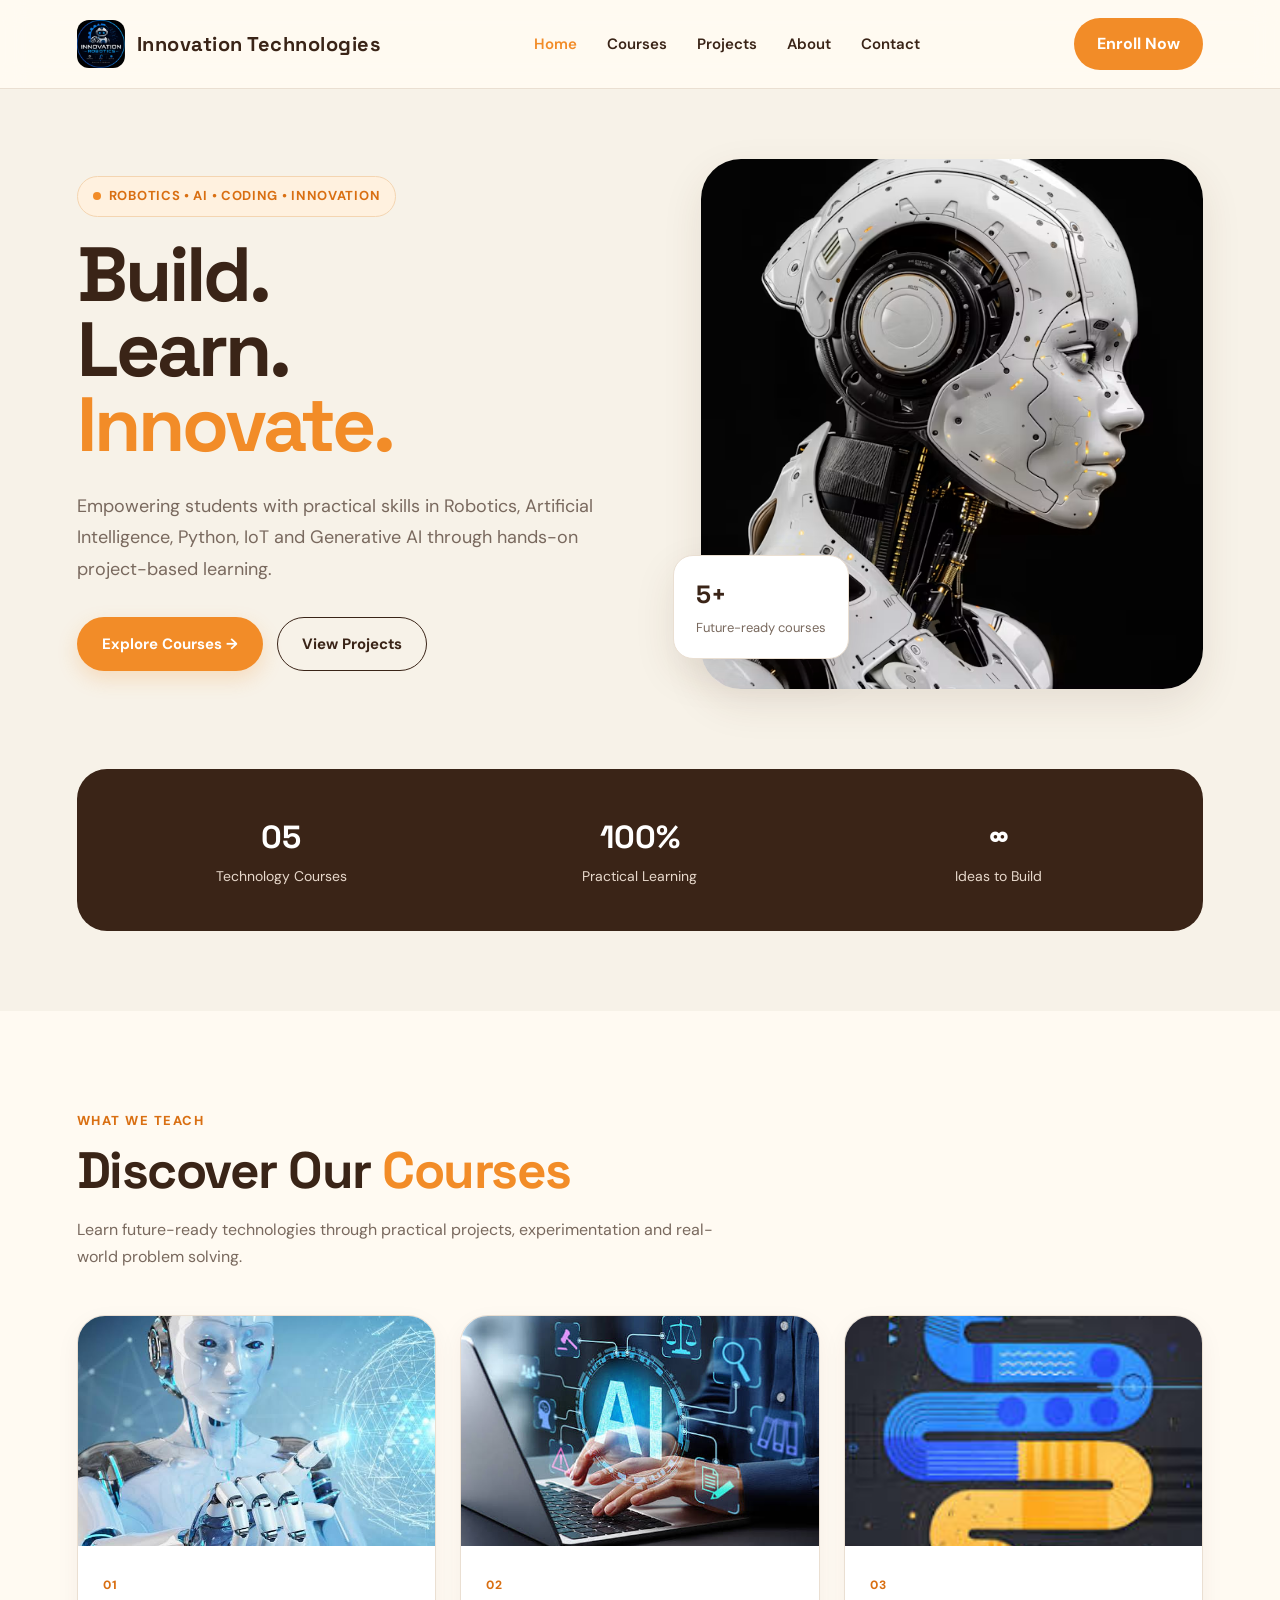
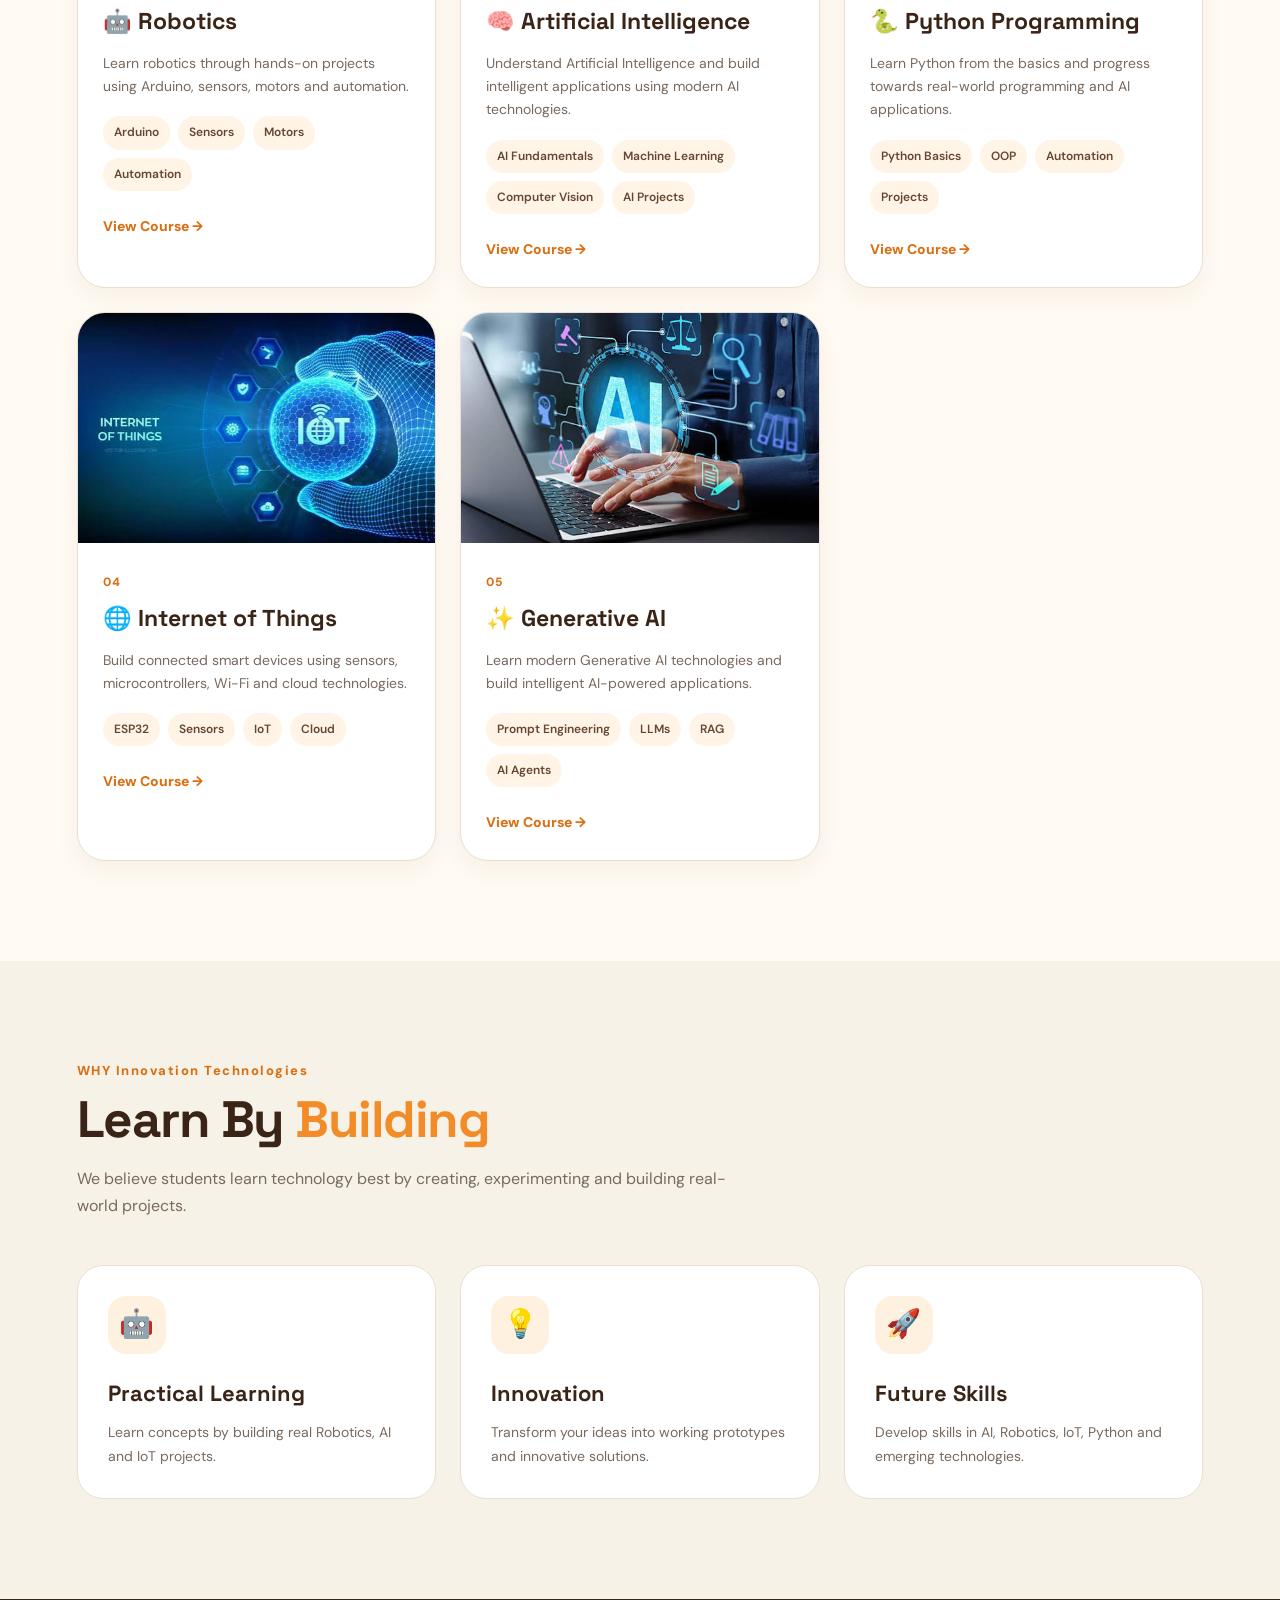
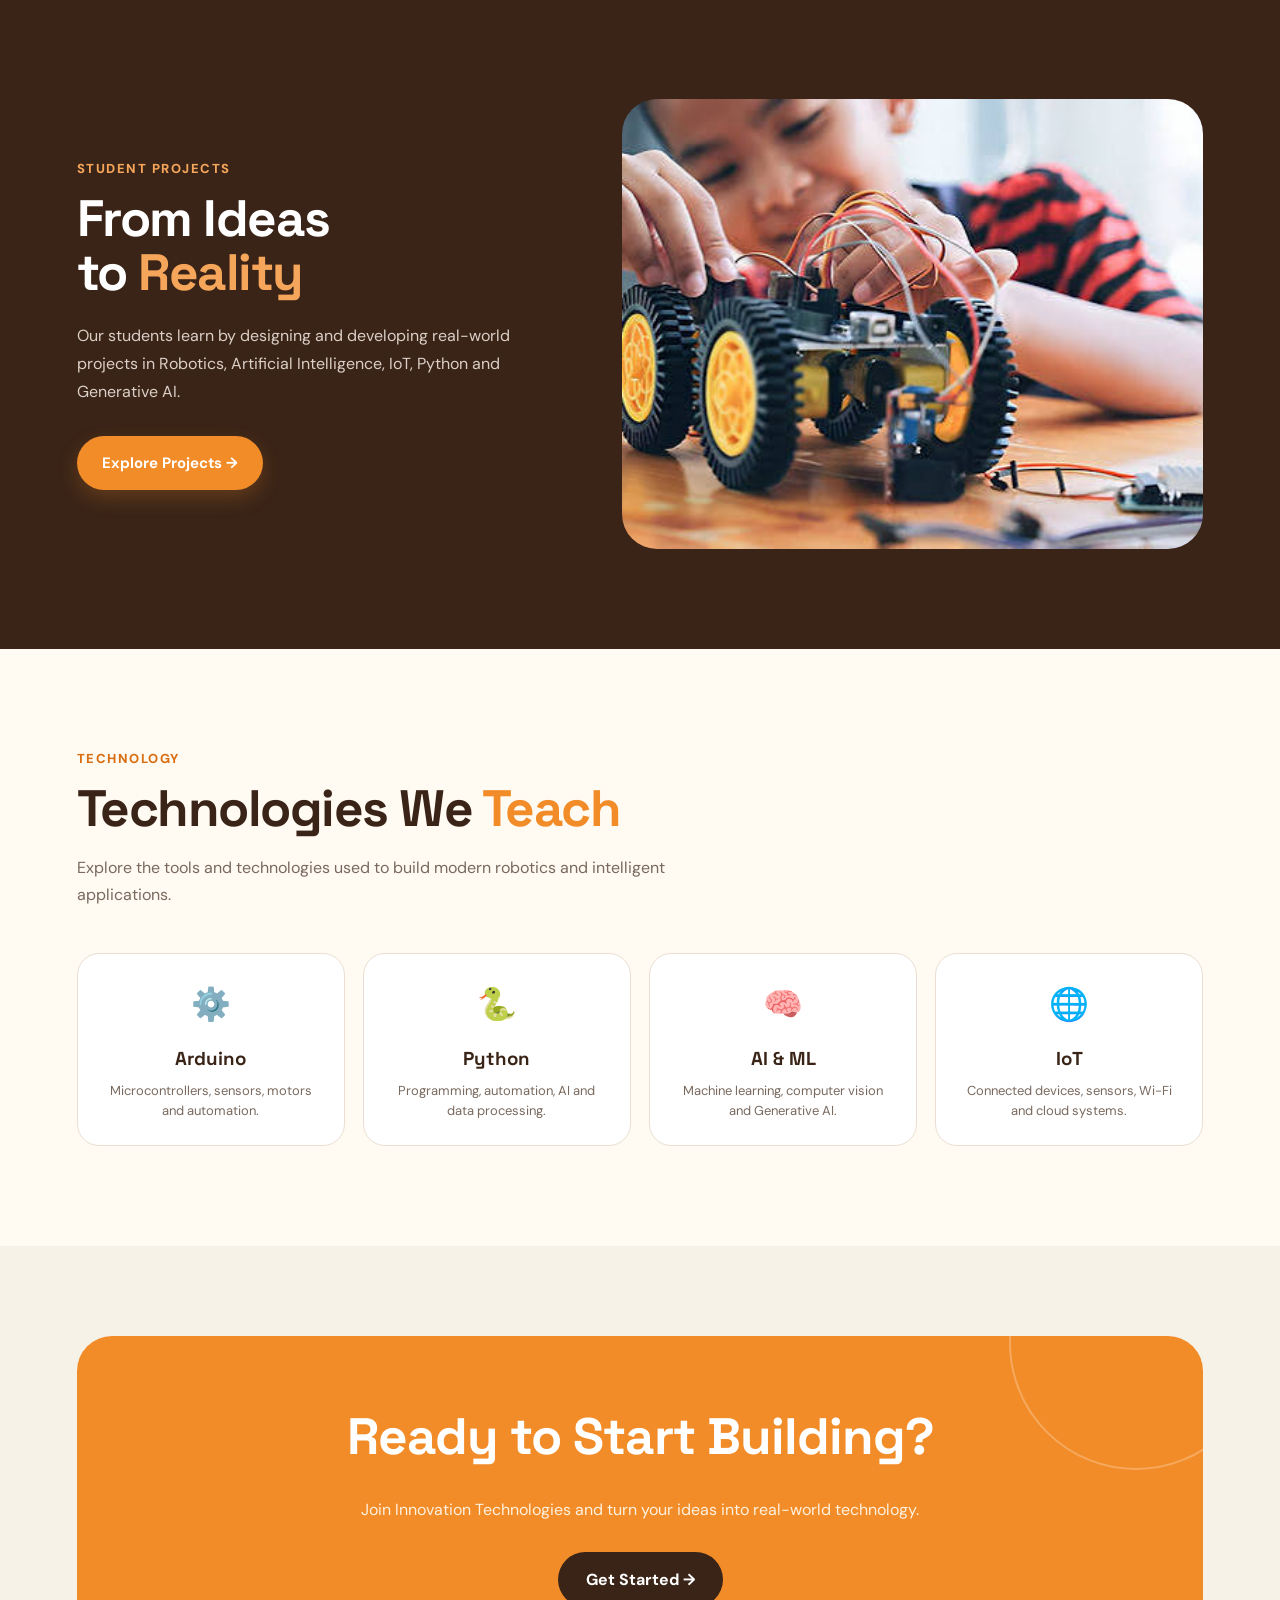
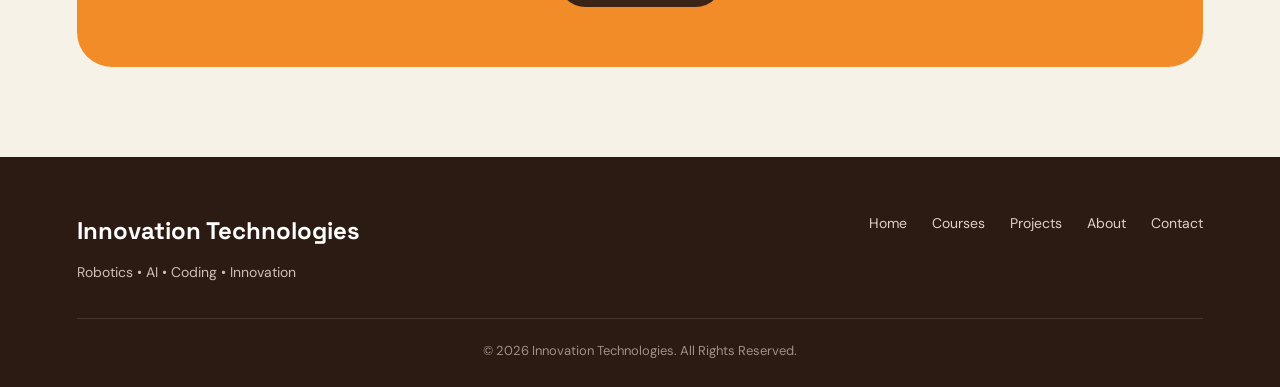
<file: index.html>
<!DOCTYPE html>
<html lang="en">

<head>

    <meta charset="UTF-8">

    <meta name="viewport"
          content="width=device-width, initial-scale=1.0">

    <meta name="description"
          content="Innovation Technologies - Learn Robotics, Artificial Intelligence, Python, IoT and Generative AI through practical project-based learning.">

    <title>Innovation Technologies | Robotics & AI</title>

    <link rel="stylesheet" href="css/style.css">

    <!-- Google Font -->
    <link rel="preconnect" href="https://fonts.googleapis.com">

    <link rel="preconnect"
          href="https://fonts.gstatic.com"
          crossorigin>

    <link href="https://fonts.googleapis.com/css2?family=DM+Sans:wght@400;500;600;700&family=Space+Grotesk:wght@500;600;700&display=swap"
          rel="stylesheet">


    <!-- =====================================================
         HOME PAGE DESIGN
    ====================================================== -->

    <style>

        /* =====================================================
           GLOBAL HOME PAGE
        ====================================================== */

        :root {

            --cream: #f7f2e8;

            --cream-light: #fffaf2;

            --white: #ffffff;

            --orange: #f28c28;

            --orange-dark: #d96f12;

            --brown: #3a2417;

            --brown-light: #654632;

            --text: #49372c;

            --muted: #79695e;

            --border: #eadfd2;

            --shadow: 0 15px 40px rgba(76, 48, 28, 0.10);

        }


        html {

            scroll-behavior: smooth;

        }


        body {

            margin: 0;

            background: var(--cream);

            color: var(--text);

            font-family: "DM Sans", sans-serif;

        }


        a {

            text-decoration: none;

        }


        img {

            max-width: 100%;

            display: block;

        }


        /* =====================================================
           NAVIGATION
        ====================================================== */

        .new-navbar {

            width: 100%;

            box-sizing: border-box;

            padding: 18px 6%;

            display: flex;

            align-items: center;

            justify-content: space-between;

            background: rgba(255, 250, 242, 0.96);

            border-bottom: 1px solid var(--border);

            position: sticky;

            top: 0;

            z-index: 1000;

            backdrop-filter: blur(12px);

        }


        .new-logo {

            display: flex;

            align-items: center;

            gap: 12px;

        }


        .new-logo img {

            width: 48px;

            height: 48px;

            object-fit: contain;

            border-radius: 12px;

        }


        .new-logo-text {

            font-family: "Space Grotesk", sans-serif;

            font-size: 20px;

            font-weight: 700;

            color: var(--brown);

            letter-spacing: 0.5px;

        }


        .new-nav-links {

            display: flex;

            align-items: center;

            gap: 30px;

        }


        .new-nav-links a {

            color: var(--brown);

            font-size: 15px;

            font-weight: 600;

            transition: 0.25s ease;

        }


        .new-nav-links a:hover,

        .new-nav-links a.active {

            color: var(--orange);

        }


        .new-nav-button {

            background: var(--orange);

            color: #ffffff !important;

            padding: 13px 23px;

            border-radius: 50px;

            font-weight: 700 !important;

            transition: 0.25s ease;

        }


        .new-nav-button:hover {

            background: var(--orange-dark);

            transform: translateY(-2px);

        }


        /* =====================================================
           HERO
        ====================================================== */

        .new-hero {

            padding: 70px 6% 80px;

            background: var(--cream);

        }


        .new-hero-inner {

            max-width: 1250px;

            margin: auto;

            display: grid;

            grid-template-columns: 1.05fr 0.95fr;

            gap: 70px;

            align-items: center;

        }


        .hero-label {

            display: inline-flex;

            align-items: center;

            gap: 8px;

            padding: 9px 15px;

            background: #fff1df;

            color: var(--orange-dark);

            border: 1px solid #f4d5b1;

            border-radius: 50px;

            font-size: 13px;

            font-weight: 700;

            letter-spacing: 0.7px;

            margin-bottom: 20px;

        }


        .hero-label span {

            width: 8px;

            height: 8px;

            background: var(--orange);

            border-radius: 50%;

        }


        .new-hero h1 {

            margin: 0;

            font-family: "Space Grotesk", sans-serif;

            font-size: clamp(48px, 6vw, 82px);

            line-height: 0.98;

            letter-spacing: -3px;

            color: var(--brown);

        }


        .new-hero h1 span {

            color: var(--orange);

        }


        .new-hero-description {

            max-width: 590px;

            margin: 28px 0 32px;

            font-size: 18px;

            line-height: 1.75;

            color: var(--muted);

        }


        .hero-actions {

            display: flex;

            align-items: center;

            gap: 14px;

            flex-wrap: wrap;

        }


        .orange-button {

            display: inline-flex;

            align-items: center;

            justify-content: center;

            padding: 15px 25px;

            border-radius: 50px;

            background: var(--orange);

            color: #ffffff;

            font-size: 15px;

            font-weight: 700;

            transition: 0.25s ease;

            box-shadow: 0 8px 20px rgba(242, 140, 40, 0.22);

        }


        .orange-button:hover {

            background: var(--orange-dark);

            transform: translateY(-3px);

        }


        .outline-button {

            display: inline-flex;

            align-items: center;

            justify-content: center;

            padding: 14px 24px;

            border-radius: 50px;

            border: 1.5px solid var(--brown);

            color: var(--brown);

            font-size: 15px;

            font-weight: 700;

            transition: 0.25s ease;

        }


        .outline-button:hover {

            background: var(--brown);

            color: #ffffff;

            transform: translateY(-3px);

        }


        /* HERO IMAGE */

        .new-hero-visual {

            position: relative;

        }


        .new-hero-image {

            width: 100%;

            height: 530px;

            object-fit: cover;

            border-radius: 40px;

            box-shadow: var(--shadow);

        }


        .hero-floating-card {

            position: absolute;

            left: -28px;

            bottom: 30px;

            background: #ffffff;

            padding: 18px 22px;

            border-radius: 20px;

            box-shadow: var(--shadow);

            border: 1px solid var(--border);

        }


        .hero-floating-card strong {

            display: block;

            font-family: "Space Grotesk", sans-serif;

            font-size: 25px;

            color: var(--brown);

        }


        .hero-floating-card span {

            font-size: 13px;

            color: var(--muted);

        }


        /* =====================================================
           STATS
        ====================================================== */

        .stats-section {

            padding: 0 6% 80px;

            background: var(--cream);

        }


        .stats-container {

            max-width: 1250px;

            margin: auto;

            background: var(--brown);

            color: #ffffff;

            border-radius: 30px;

            padding: 28px 35px;

            display: grid;

            grid-template-columns: repeat(3, 1fr);

            gap: 20px;

        }


        .stat-item {

            text-align: center;

            padding: 15px;

        }


        .stat-item strong {

            display: block;

            font-family: "Space Grotesk", sans-serif;

            font-size: 32px;

            color: #ffffff;

        }


        .stat-item span {

            color: #e8d9cc;

            font-size: 14px;

        }


        /* =====================================================
           GENERAL SECTION
        ====================================================== */

        .new-section {

            padding: 100px 6%;

        }


        .section-inner {

            max-width: 1250px;

            margin: auto;

        }


        .section-kicker {

            color: var(--orange-dark);

            font-size: 13px;

            font-weight: 800;

            letter-spacing: 1.5px;

            margin-bottom: 12px;

        }


        .section-title {

            margin: 0;

            font-family: "Space Grotesk", sans-serif;

            font-size: clamp(36px, 4vw, 55px);

            line-height: 1.05;

            color: var(--brown);

            letter-spacing: -1.5px;

        }


        .section-title span {

            color: var(--orange);

        }


        .section-description {

            max-width: 650px;

            margin: 18px 0 45px;

            color: var(--muted);

            line-height: 1.7;

            font-size: 16px;

        }


        /* =====================================================
           COURSES
        ====================================================== */

        .courses-area {

            background: var(--cream-light);

        }


        .course-grid-new {

            display: grid;

            grid-template-columns: repeat(3, 1fr);

            gap: 24px;

        }


        .course-card-new {

            background: #ffffff;

            border: 1px solid var(--border);

            border-radius: 28px;

            overflow: hidden;

            transition: 0.3s ease;

            box-shadow: 0 8px 25px rgba(72, 46, 28, 0.05);

        }


        .course-card-new:hover {

            transform: translateY(-8px);

            box-shadow: var(--shadow);

        }


        .course-card-image {

            height: 230px;

            overflow: hidden;

        }


        .course-card-image img {

            width: 100%;

            height: 100%;

            object-fit: cover;

            transition: 0.4s ease;

        }


        .course-card-new:hover .course-card-image img {

            transform: scale(1.05);

        }


        .course-card-content {

            padding: 25px;

        }


        .course-number-new {

            display: inline-block;

            color: var(--orange-dark);

            font-size: 12px;

            font-weight: 800;

            letter-spacing: 1px;

            margin-bottom: 8px;

        }


        .course-card-content h3 {

            margin: 0 0 12px;

            font-family: "Space Grotesk", sans-serif;

            color: var(--brown);

            font-size: 23px;

        }


        .course-card-content p {

            margin: 0 0 18px;

            color: var(--muted);

            font-size: 14px;

            line-height: 1.65;

        }


        .course-tags {

            display: flex;

            flex-wrap: wrap;

            gap: 8px;

            margin-bottom: 22px;

        }


        .course-tag {

            padding: 7px 11px;

            background: #fff4e6;

            border-radius: 50px;

            color: var(--brown-light);

            font-size: 12px;

            font-weight: 600;

        }


        .course-link {

            color: var(--orange-dark);

            font-size: 14px;

            font-weight: 800;

        }


        .course-link:hover {

            color: var(--brown);

        }


        /* =====================================================
           WHY SECTION
        ====================================================== */

        .why-new {

            background: var(--cream);

        }


        .benefits-grid {

            display: grid;

            grid-template-columns: repeat(3, 1fr);

            gap: 24px;

        }


        .benefit-card {

            background: #ffffff;

            border: 1px solid var(--border);

            border-radius: 26px;

            padding: 30px;

            transition: 0.3s ease;

        }


        .benefit-card:hover {

            transform: translateY(-6px);

            box-shadow: var(--shadow);

        }


        .benefit-icon {

            width: 58px;

            height: 58px;

            display: flex;

            align-items: center;

            justify-content: center;

            background: #fff1df;

            border-radius: 18px;

            font-size: 28px;

            margin-bottom: 22px;

        }


        .benefit-card h3 {

            margin: 0 0 10px;

            font-family: "Space Grotesk", sans-serif;

            color: var(--brown);

            font-size: 22px;

        }


        .benefit-card p {

            margin: 0;

            color: var(--muted);

            line-height: 1.7;

            font-size: 14px;

        }


        /* =====================================================
           PROJECT SECTION
        ====================================================== */

        .project-new {

            background: var(--brown);

            color: #ffffff;

        }


        .project-inner {

            max-width: 1250px;

            margin: auto;

            display: grid;

            grid-template-columns: 0.9fr 1.1fr;

            gap: 70px;

            align-items: center;

        }


        .project-new .section-kicker {

            color: #f5a65b;

        }


        .project-new .section-title {

            color: #ffffff;

        }


        .project-new .section-title span {

            color: #f5a65b;

        }


        .project-description {

            color: #dbcfc7;

            line-height: 1.75;

            margin: 22px 0 30px;

            max-width: 520px;

        }


        .project-image-new {

            width: 100%;

            height: 450px;

            object-fit: cover;

            border-radius: 35px;

        }


        /* =====================================================
           TECHNOLOGIES
        ====================================================== */

        .technology-section {

            background: var(--cream-light);

        }


        .technology-grid {

            display: grid;

            grid-template-columns: repeat(4, 1fr);

            gap: 18px;

        }


        .technology-card {

            background: #ffffff;

            border: 1px solid var(--border);

            border-radius: 22px;

            padding: 25px;

            text-align: center;

            transition: 0.25s ease;

        }


        .technology-card:hover {

            transform: translateY(-5px);

            border-color: #efc49a;

        }


        .technology-icon {

            font-size: 32px;

            margin-bottom: 14px;

        }


        .technology-card h3 {

            margin: 0 0 7px;

            font-family: "Space Grotesk", sans-serif;

            color: var(--brown);

        }


        .technology-card p {

            margin: 0;

            font-size: 13px;

            color: var(--muted);

            line-height: 1.5;

        }


        /* =====================================================
           CTA
        ====================================================== */

        .new-cta {

            padding: 90px 6%;

            background: var(--cream);

        }


        .cta-box {

            max-width: 1250px;

            margin: auto;

            background: #f28c28;

            border-radius: 35px;

            padding: 60px;

            text-align: center;

            position: relative;

            overflow: hidden;

        }


        .cta-box::before {

            content: "";

            width: 250px;

            height: 250px;

            position: absolute;

            top: -120px;

            right: -60px;

            border: 2px solid rgba(255,255,255,0.25);

            border-radius: 50%;

        }


        .cta-box h2 {

            margin: 0;

            color: #ffffff;

            font-family: "Space Grotesk", sans-serif;

            font-size: clamp(35px, 4vw, 55px);

            letter-spacing: -1px;

        }


        .cta-box p {

            color: #fff1df;

            max-width: 600px;

            margin: 18px auto 28px;

            line-height: 1.7;

        }


        .cta-button {

            display: inline-flex;

            padding: 15px 28px;

            border-radius: 50px;

            background: var(--brown);

            color: #ffffff;

            font-weight: 700;

            transition: 0.25s ease;

        }


        .cta-button:hover {

            background: #24150e;

            transform: translateY(-3px);

        }


        /* =====================================================
           FOOTER
        ====================================================== */

        .new-footer {

            background: #2b1b12;

            color: #ffffff;

            padding: 55px 6% 25px;

        }


        .footer-inner {

            max-width: 1250px;

            margin: auto;

            display: flex;

            justify-content: space-between;

            gap: 40px;

        }


        .footer-brand h3 {

            margin: 0 0 10px;

            font-family: "Space Grotesk", sans-serif;

            font-size: 24px;

        }


        .footer-brand p {

            margin: 0;

            color: #cdbfb5;

            font-size: 14px;

        }


        .footer-links-new {

            display: flex;

            gap: 25px;

            flex-wrap: wrap;

        }


        .footer-links-new a {

            color: #dfd1c7;

            font-size: 14px;

            transition: 0.25s ease;

        }


        .footer-links-new a:hover {

            color: #f5a65b;

        }


        .footer-bottom {

            max-width: 1250px;

            margin: 35px auto 0;

            padding-top: 22px;

            border-top: 1px solid rgba(255,255,255,0.12);

            text-align: center;

            color: #9f9188;

            font-size: 13px;

        }


        /* =====================================================
           MOBILE
        ====================================================== */

        @media (max-width: 1000px) {

            .new-nav-links {

                gap: 16px;

            }


            .new-hero-inner {

                grid-template-columns: 1fr;

            }


            .new-hero-image {

                height: 430px;

            }


            .course-grid-new {

                grid-template-columns: repeat(2, 1fr);

            }


            .benefits-grid {

                grid-template-columns: 1fr;

            }


            .technology-grid {

                grid-template-columns: repeat(2, 1fr);

            }


            .project-inner {

                grid-template-columns: 1fr;

            }

        }


        @media (max-width: 700px) {

            .new-navbar {

                padding: 14px 5%;

                flex-wrap: wrap;

                gap: 15px;

            }


            .new-logo img {

                width: 42px;

                height: 42px;

            }


            .new-logo-text {

                font-size: 17px;

            }


            .new-nav-links {

                order: 3;

                width: 100%;

                justify-content: center;

                gap: 18px;

                overflow-x: auto;

                padding-bottom: 3px;

            }


            .new-nav-links a {

                font-size: 13px;

                white-space: nowrap;

            }


            .new-nav-button {

                padding: 10px 16px;

                font-size: 13px;

            }


            .new-hero {

                padding: 55px 5% 60px;

            }


            .new-hero h1 {

                font-size: 50px;

                letter-spacing: -2px;

            }


            .new-hero-description {

                font-size: 16px;

            }


            .new-hero-image {

                height: 340px;

                border-radius: 28px;

            }


            .hero-floating-card {

                left: 15px;

                bottom: 20px;

            }


            .stats-section {

                padding: 0 5% 60px;

            }


            .stats-container {

                grid-template-columns: 1fr;

                gap: 0;

                padding: 20px;

                border-radius: 24px;

            }


            .stat-item {

                padding: 12px;

            }


            .new-section {

                padding: 70px 5%;

            }


            .section-title {

                font-size: 38px;

            }


            .course-grid-new {

                grid-template-columns: 1fr;

            }


            .course-card-image {

                height: 220px;

            }


            .technology-grid {

                grid-template-columns: 1fr 1fr;

            }


            .project-image-new {

                height: 330px;

            }


            .new-cta {

                padding: 65px 5%;

            }


            .cta-box {

                padding: 45px 25px;

                border-radius: 28px;

            }


            .footer-inner {

                flex-direction: column;

            }


            .footer-links-new {

                gap: 15px;

            }

        }


        @media (max-width: 430px) {

            .new-hero h1 {

                font-size: 44px;

            }


            .hero-actions {

                flex-direction: column;

                align-items: stretch;

            }


            .orange-button,

            .outline-button {

                width: 100%;

                box-sizing: border-box;

            }


            .technology-grid {

                grid-template-columns: 1fr;

            }

        }

    </style>

</head>


<body>


    <!-- =====================================================
         NAVIGATION
    ====================================================== -->

    <header class="new-navbar">

        <a href="index.html" class="new-logo">

            <img src="images/logo.png"
                 alt="Innovation Technologies Logo">

            <span class="new-logo-text">
                Innovation Technologies
            </span>

        </a>


        <nav class="new-nav-links">

            <a href="index.html" class="active">
                Home
            </a>

            <a href="courses.html">
                Courses
            </a>

            <a href="projects.html">
                Projects
            </a>

            <a href="about.html">
                About
            </a>

            <a href="contact.html">
                Contact
            </a>

        </nav>


        <a href="contact.html"
           class="new-nav-button">

            Enroll Now

        </a>

    </header>



    <!-- =====================================================
         HERO
    ====================================================== -->

    <section class="new-hero">

        <div class="new-hero-inner">


            <div class="new-hero-content">

                <div class="hero-label">

                    <span></span>

                    ROBOTICS • AI • CODING • INNOVATION

                </div>


                <h1>

                    Build.

                    <br>

                    Learn.

                    <br>

                    <span>Innovate.</span>

                </h1>


                <p class="new-hero-description">

                    Empowering students with practical skills in
                    Robotics, Artificial Intelligence, Python,
                    IoT and Generative AI through hands-on
                    project-based learning.

                </p>


                <div class="hero-actions">

                    <a href="courses.html"
                       class="orange-button">

                        Explore Courses →

                    </a>


                    <a href="projects.html"
                       class="outline-button">

                        View Projects

                    </a>

                </div>

            </div>



            <div class="new-hero-visual">

                <img src="images/hero-robot.jpg"
                     alt="Robotics and Artificial Intelligence"
                     class="new-hero-image">


                <div class="hero-floating-card">

                    <strong>5+</strong>

                    <span>
                        Future-ready courses
                    </span>

                </div>

            </div>


        </div>

    </section>



    <!-- =====================================================
         STATS
    ====================================================== -->

    <section class="stats-section">

        <div class="stats-container">


            <div class="stat-item">

                <strong>05</strong>

                <span>
                    Technology Courses
                </span>

            </div>


            <div class="stat-item">

                <strong>100%</strong>

                <span>
                    Practical Learning
                </span>

            </div>


            <div class="stat-item">

                <strong>∞</strong>

                <span>
                    Ideas to Build
                </span>

            </div>


        </div>

    </section>



    <!-- =====================================================
         COURSES
    ====================================================== -->

    <section class="new-section courses-area">

        <div class="section-inner">


            <div class="section-kicker">
                WHAT WE TEACH
            </div>


            <h2 class="section-title">

                Discover Our

                <span>
                    Courses
                </span>

            </h2>


            <p class="section-description">

                Learn future-ready technologies through
                practical projects, experimentation and
                real-world problem solving.

            </p>



            <div class="course-grid-new">


                <!-- ROBOTICS -->

                <div class="course-card-new">

                    <div class="course-card-image">

                        <img src="images/robotics.jpg"
                             alt="Robotics Course">

                    </div>


                    <div class="course-card-content">

                        <span class="course-number-new">
                            01
                        </span>


                        <h3>
                            🤖 Robotics
                        </h3>


                        <p>

                            Learn robotics through hands-on
                            projects using Arduino, sensors,
                            motors and automation.

                        </p>


                        <div class="course-tags">

                            <span class="course-tag">
                                Arduino
                            </span>

                            <span class="course-tag">
                                Sensors
                            </span>

                            <span class="course-tag">
                                Motors
                            </span>

                            <span class="course-tag">
                                Automation
                            </span>

                        </div>


                        <a href="courses.html"
                           class="course-link">

                            View Course →

                        </a>

                    </div>

                </div>



                <!-- AI -->

                <div class="course-card-new">

                    <div class="course-card-image">

                        <img src="images/ai.jpg"
                             alt="Artificial Intelligence Course">

                    </div>


                    <div class="course-card-content">

                        <span class="course-number-new">
                            02
                        </span>


                        <h3>
                            🧠 Artificial Intelligence
                        </h3>


                        <p>

                            Understand Artificial Intelligence
                            and build intelligent applications
                            using modern AI technologies.

                        </p>


                        <div class="course-tags">

                            <span class="course-tag">
                                AI Fundamentals
                            </span>

                            <span class="course-tag">
                                Machine Learning
                            </span>

                            <span class="course-tag">
                                Computer Vision
                            </span>

                            <span class="course-tag">
                                AI Projects
                            </span>

                        </div>


                        <a href="courses.html"
                           class="course-link">

                            View Course →

                        </a>

                    </div>

                </div>



                <!-- PYTHON -->

                <div class="course-card-new">

                    <div class="course-card-image">

                        <img src="images/python.jpg"
                             alt="Python Programming Course">

                    </div>


                    <div class="course-card-content">

                        <span class="course-number-new">
                            03
                        </span>


                        <h3>
                            🐍 Python Programming
                        </h3>


                        <p>

                            Learn Python from the basics and
                            progress towards real-world
                            programming and AI applications.

                        </p>


                        <div class="course-tags">

                            <span class="course-tag">
                                Python Basics
                            </span>

                            <span class="course-tag">
                                OOP
                            </span>

                            <span class="course-tag">
                                Automation
                            </span>

                            <span class="course-tag">
                                Projects
                            </span>

                        </div>


                        <a href="courses.html"
                           class="course-link">

                            View Course →

                        </a>

                    </div>

                </div>



                <!-- IOT -->

                <div class="course-card-new">

                    <div class="course-card-image">

                        <img src="images/iot.jpg"
                             alt="Internet of Things Course">

                    </div>


                    <div class="course-card-content">

                        <span class="course-number-new">
                            04
                        </span>


                        <h3>
                            🌐 Internet of Things
                        </h3>


                        <p>

                            Build connected smart devices using
                            sensors, microcontrollers, Wi-Fi
                            and cloud technologies.

                        </p>


                        <div class="course-tags">

                            <span class="course-tag">
                                ESP32
                            </span>

                            <span class="course-tag">
                                Sensors
                            </span>

                            <span class="course-tag">
                                IoT
                            </span>

                            <span class="course-tag">
                                Cloud
                            </span>

                        </div>


                        <a href="courses.html"
                           class="course-link">

                            View Course →

                        </a>

                    </div>

                </div>



                <!-- GENERATIVE AI -->

                <div class="course-card-new">

                    <div class="course-card-image">

                        <img src="images/ai.jpg"
                             alt="Generative AI Course">

                    </div>


                    <div class="course-card-content">

                        <span class="course-number-new">
                            05
                        </span>


                        <h3>
                            ✨ Generative AI
                        </h3>


                        <p>

                            Learn modern Generative AI
                            technologies and build
                            intelligent AI-powered applications.

                        </p>


                        <div class="course-tags">

                            <span class="course-tag">
                                Prompt Engineering
                            </span>

                            <span class="course-tag">
                                LLMs
                            </span>

                            <span class="course-tag">
                                RAG
                            </span>

                            <span class="course-tag">
                                AI Agents
                            </span>

                        </div>


                        <a href="courses.html"
                           class="course-link">

                            View Course →

                        </a>

                    </div>

                </div>


            </div>

        </div>

    </section>



    <!-- =====================================================
         BENEFITS
    ====================================================== -->

    <section class="new-section why-new">

        <div class="section-inner">


            <div class="section-kicker">
                WHY Innovation Technologies
            </div>


            <h2 class="section-title">

                Learn By

                <span>
                    Building
                </span>

            </h2>


            <p class="section-description">

                We believe students learn technology best
                by creating, experimenting and building
                real-world projects.

            </p>


            <div class="benefits-grid">


                <div class="benefit-card">

                    <div class="benefit-icon">
                        🤖
                    </div>


                    <h3>
                        Practical Learning
                    </h3>


                    <p>

                        Learn concepts by building real
                        Robotics, AI and IoT projects.

                    </p>

                </div>



                <div class="benefit-card">

                    <div class="benefit-icon">
                        💡
                    </div>


                    <h3>
                        Innovation
                    </h3>


                    <p>

                        Transform your ideas into working
                        prototypes and innovative solutions.

                    </p>

                </div>



                <div class="benefit-card">

                    <div class="benefit-icon">
                        🚀
                    </div>


                    <h3>
                        Future Skills
                    </h3>


                    <p>

                        Develop skills in AI, Robotics,
                        IoT, Python and emerging technologies.

                    </p>

                </div>


            </div>

        </div>

    </section>



    <!-- =====================================================
         STUDENT PROJECTS
    ====================================================== -->

    <section class="new-section project-new">

        <div class="project-inner">


            <div>

                <div class="section-kicker">
                    STUDENT PROJECTS
                </div>


                <h2 class="section-title">

                    From Ideas

                    <br>

                    to

                    <span>
                        Reality
                    </span>

                </h2>


                <p class="project-description">

                    Our students learn by designing and
                    developing real-world projects in
                    Robotics, Artificial Intelligence,
                    IoT, Python and Generative AI.

                </p>


                <a href="projects.html"
                   class="orange-button">

                    Explore Projects →

                </a>

            </div>



            <div>

                <img src="images/project-robotics.jpg"
                     alt="Student Robotics Project"
                     class="project-image-new">

            </div>


        </div>

    </section>



    <!-- =====================================================
         TECHNOLOGIES
    ====================================================== -->

    <section class="new-section technology-section">

        <div class="section-inner">


            <div class="section-kicker">
                TECHNOLOGY
            </div>


            <h2 class="section-title">

                Technologies We

                <span>
                    Teach
                </span>

            </h2>


            <p class="section-description">

                Explore the tools and technologies used
                to build modern robotics and intelligent
                applications.

            </p>


            <div class="technology-grid">


                <div class="technology-card">

                    <div class="technology-icon">
                        ⚙️
                    </div>

                    <h3>
                        Arduino
                    </h3>

                    <p>
                        Microcontrollers, sensors,
                        motors and automation.
                    </p>

                </div>



                <div class="technology-card">

                    <div class="technology-icon">
                        🐍
                    </div>

                    <h3>
                        Python
                    </h3>

                    <p>
                        Programming, automation,
                        AI and data processing.
                    </p>

                </div>



                <div class="technology-card">

                    <div class="technology-icon">
                        🧠
                    </div>

                    <h3>
                        AI & ML
                    </h3>

                    <p>
                        Machine learning, computer
                        vision and Generative AI.
                    </p>

                </div>



                <div class="technology-card">

                    <div class="technology-icon">
                        🌐
                    </div>

                    <h3>
                        IoT
                    </h3>

                    <p>
                        Connected devices, sensors,
                        Wi-Fi and cloud systems.
                    </p>

                </div>


            </div>

        </div>

    </section>



    <!-- =====================================================
         CALL TO ACTION
    ====================================================== -->

    <section class="new-cta">

        <div class="cta-box">


            <h2>
                Ready to Start Building?
            </h2>


            <p>

                Join Innovation Technologies and turn your ideas
                into real-world technology.

            </p>


            <a href="contact.html"
               class="cta-button">

                Get Started →

            </a>


        </div>

    </section>



    <!-- =====================================================
         FOOTER
    ====================================================== -->

    <footer class="new-footer">

        <div class="footer-inner">


            <div class="footer-brand">

                <h3>
                    Innovation Technologies
                </h3>


                <p>
                    Robotics • AI • Coding • Innovation
                </p>

            </div>



            <div class="footer-links-new">

                <a href="index.html">
                    Home
                </a>

                <a href="courses.html">
                    Courses
                </a>

                <a href="projects.html">
                    Projects
                </a>

                <a href="about.html">
                    About
                </a>

                <a href="contact.html">
                    Contact
                </a>

            </div>


        </div>


        <div class="footer-bottom">

            © 2026 Innovation Technologies.
            All Rights Reserved.

        </div>

    </footer>



    <!-- =====================================================
         JAVASCRIPT
    ====================================================== -->

    <script src="js/script.js"></script>


</body>

</html>
</file>
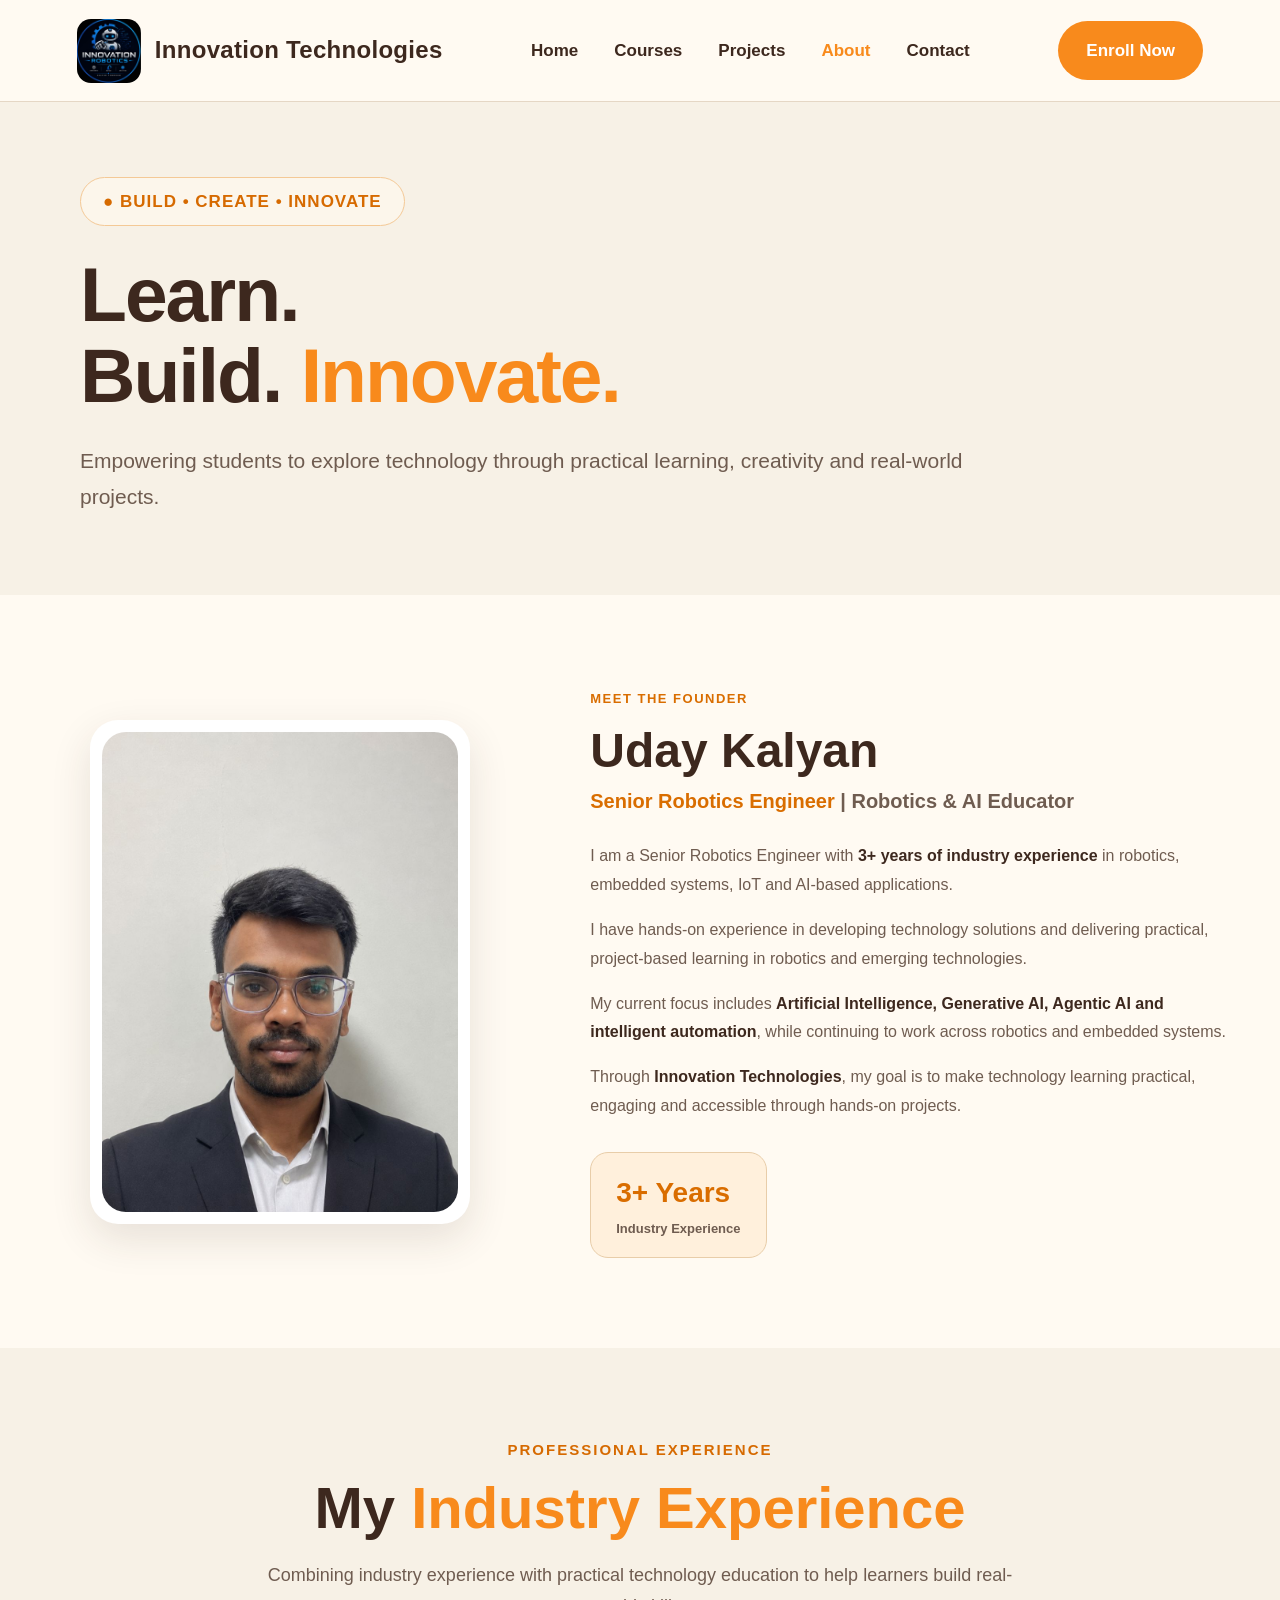
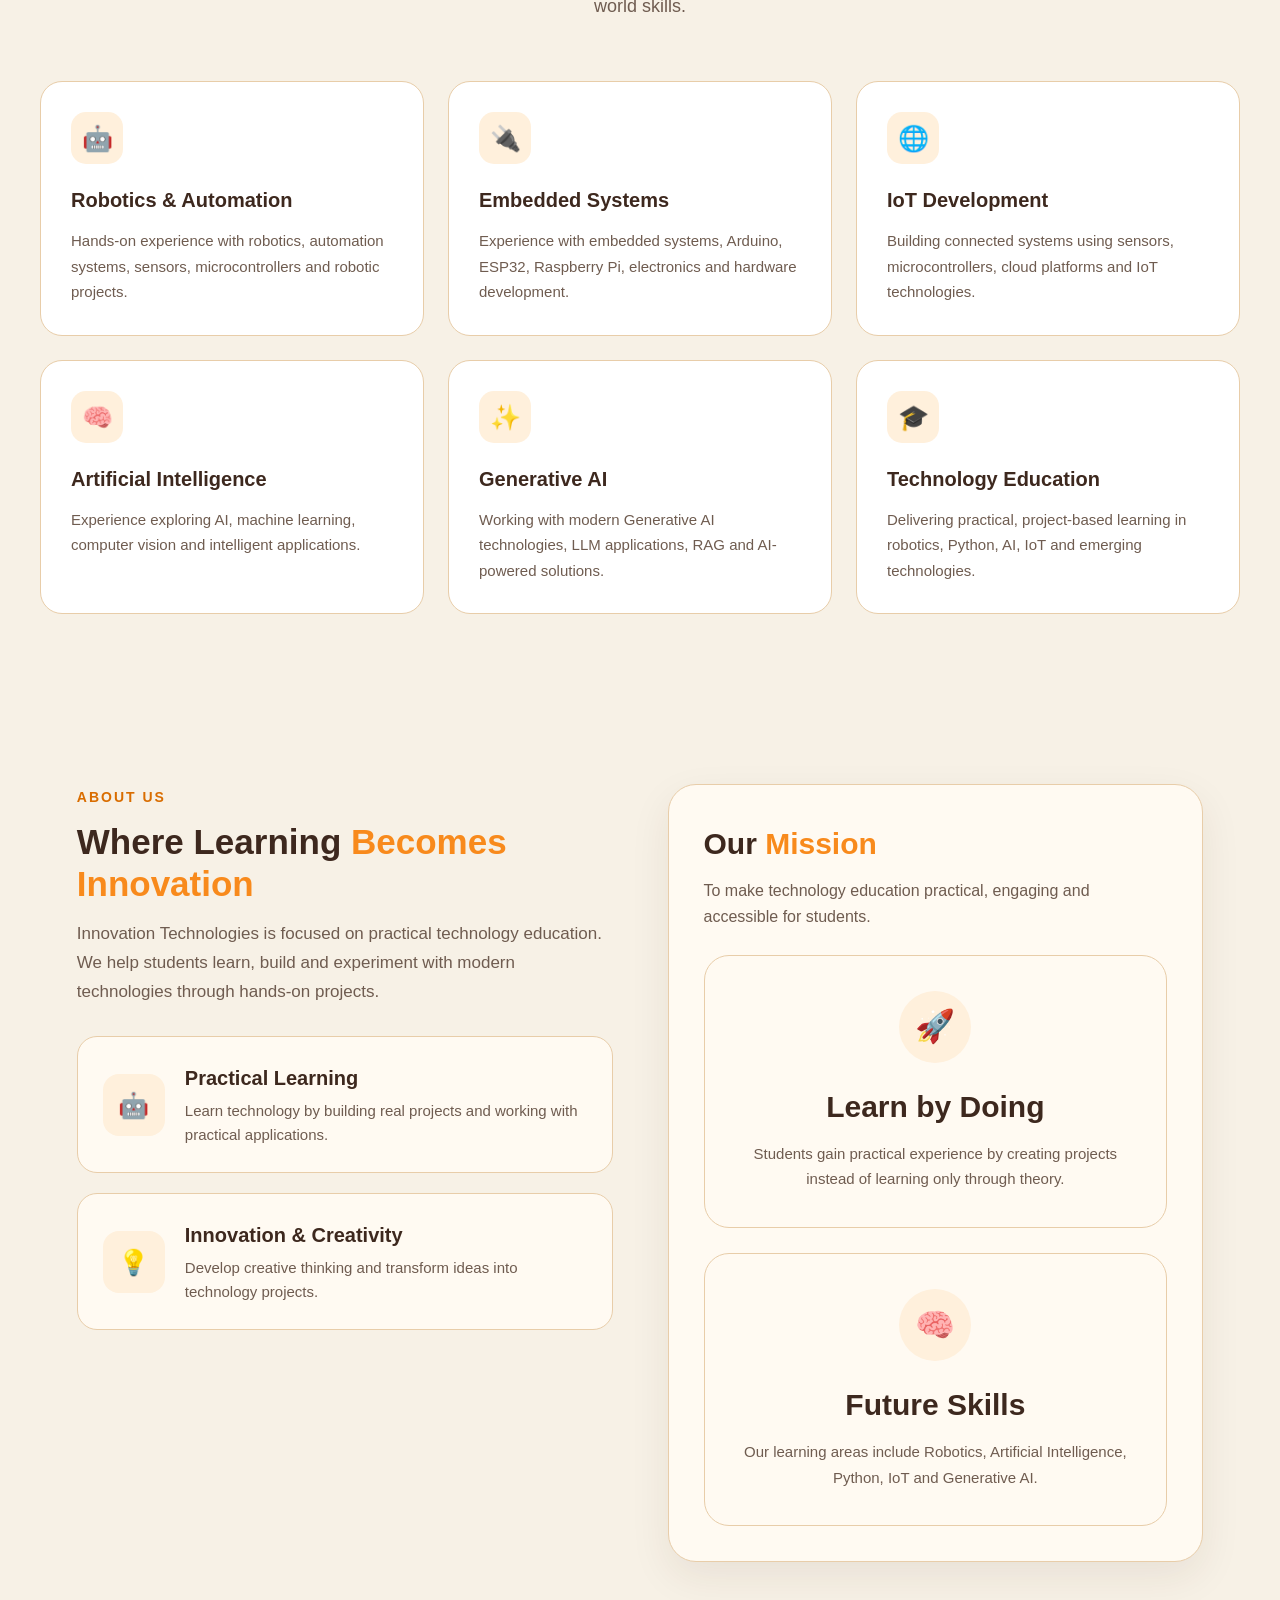
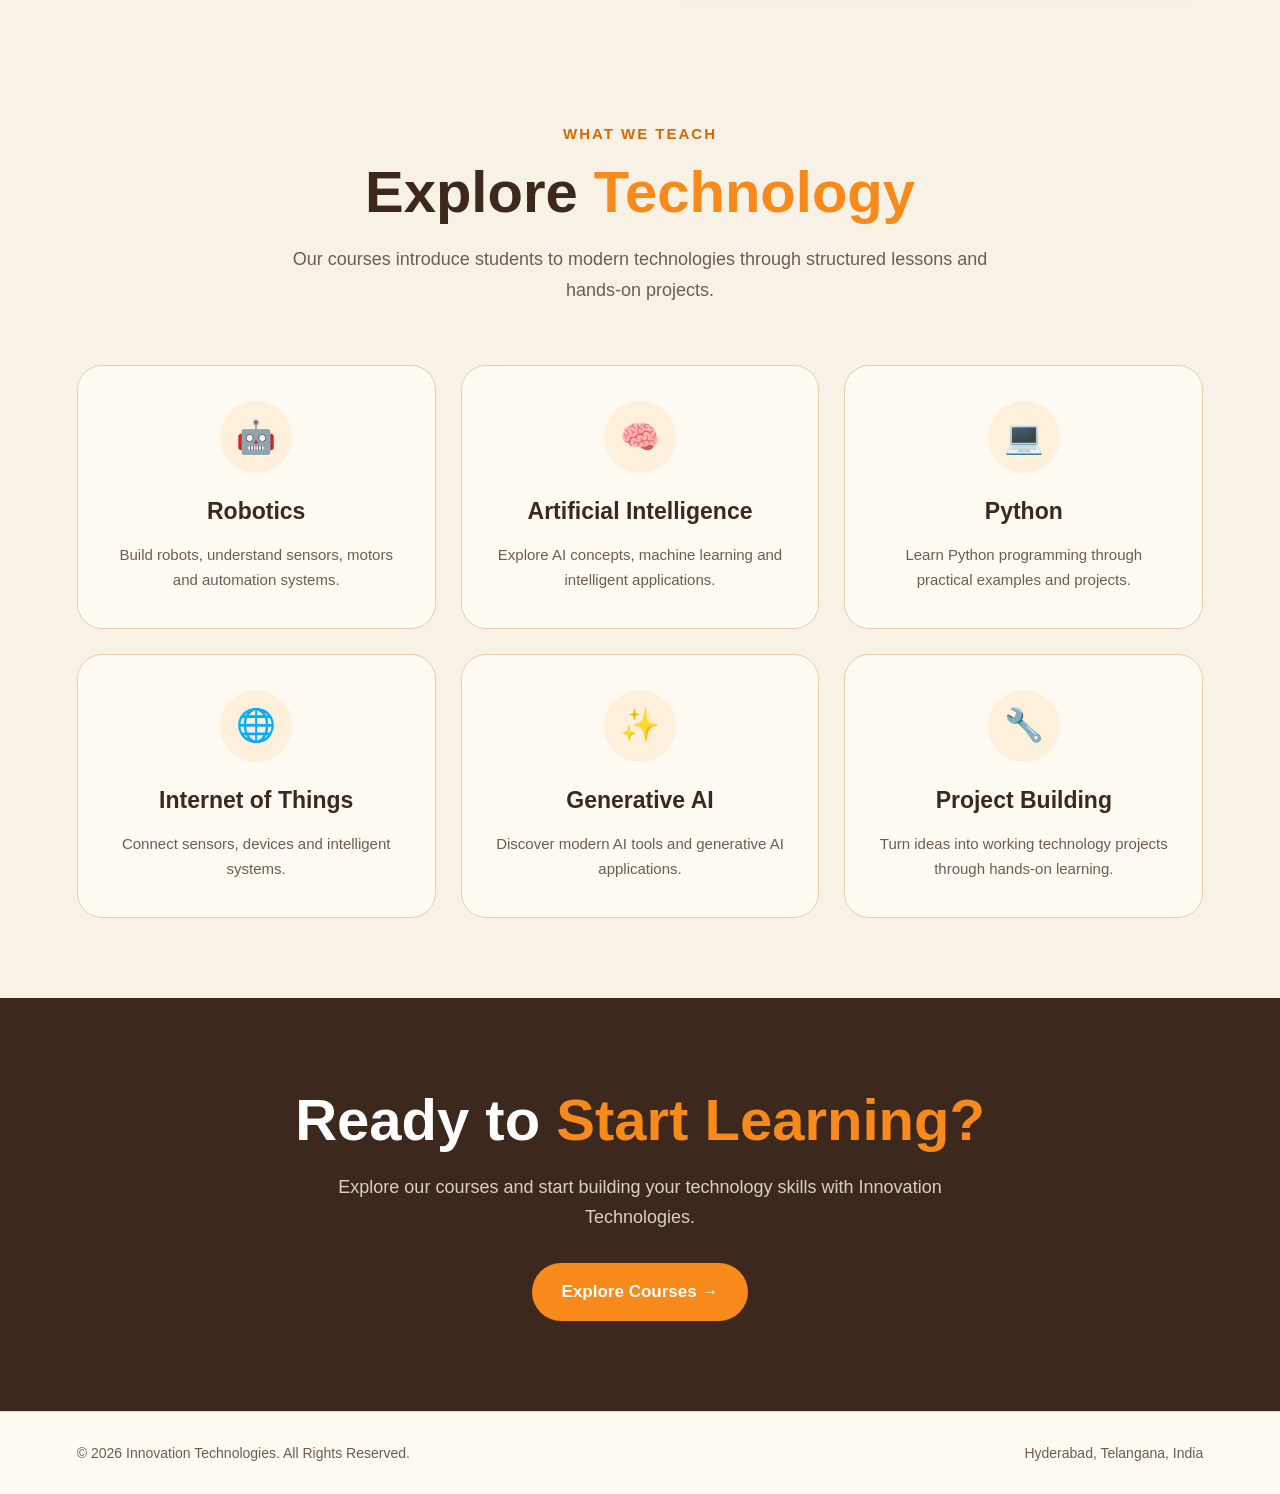
<file: about.html>
<!DOCTYPE html>
<html lang="en">

<head>

    <meta charset="UTF-8">

    <meta
        name="viewport"
        content="width=device-width, initial-scale=1.0"
    >

    <title>About | Innovation Technologies</title>

    <link
        rel="stylesheet"
        href="css/style.css"
    >

</head>


<body>


<!-- =====================================================
     NAVIGATION
===================================================== -->

<header class="navbar">

    <a
        href="index.html"
        class="logo-area"
    >

        <img
            src="images/logo.png"
            alt="Innovation Technologies Logo"
        >

        <span>
            Innovation Technologies
        </span>

    </a>


    <nav>

        <a href="index.html">
            Home
        </a>

        <a href="courses.html">
            Courses
        </a>

        <a href="projects.html">
            Projects
        </a>

        <a
            href="about.html"
            class="active"
        >
            About
        </a>

        <a href="contact.html">
            Contact
        </a>

    </nav>


    <a
        href="contact.html"
        class="nav-button"
    >
        Enroll Now
    </a>

</header>



<!-- =====================================================
     ABOUT HERO
===================================================== -->

<section class="courses-hero">

    <div class="courses-hero-content">

        <div class="hero-small">
            ● BUILD • CREATE • INNOVATE
        </div>


        <h1>

            Learn.
            <br>

            Build.

            <span>
                Innovate.
            </span>

        </h1>


        <p>

            Empowering students to explore technology
            through practical learning, creativity and
            real-world projects.

        </p>

    </div>

</section>



<!-- =====================================================
     FOUNDER / ABOUT ME
===================================================== -->

<section class="founder-section">

    <div class="founder-container">


        <!-- PHOTO -->

        <div class="founder-photo">

            <img
                src="images/uday.jpeg"
                alt="Uday Kalyan - Senior Robotics Engineer"
            >

        </div>



        <!-- CONTENT -->

        <div class="founder-content">

            <span class="founder-label">
                MEET THE FOUNDER
            </span>


            <h2>

                Uday Kalyan

            </h2>


            <h3>

                Senior Robotics Engineer
                <span>
                    | Robotics & AI Educator
                </span>

            </h3>


            <p>

                I am a Senior Robotics Engineer with
                <strong>3+ years of industry experience</strong>
                in robotics, embedded systems, IoT and
                AI-based applications.

            </p>


            <p>

                I have hands-on experience in developing
                technology solutions and delivering
                practical, project-based learning in
                robotics and emerging technologies.

            </p>


            <p>

                My current focus includes
                <strong>Artificial Intelligence,
                Generative AI, Agentic AI and
                intelligent automation</strong>,
                while continuing to work across robotics
                and embedded systems.

            </p>


            <p>

                Through <strong>Innovation Technologies</strong>,
                my goal is to make technology learning
                practical, engaging and accessible through
                hands-on projects.

            </p>


            <!-- EXPERIENCE -->

            <div class="experience-badge">

                <strong>
                    3+ Years
                </strong>

                <span>
                    Industry Experience
                </span>

            </div>


        </div>

    </div>

</section>



<!-- =====================================================
     INDUSTRY EXPERIENCE
===================================================== -->

<section class="experience-section">

    <div class="section-heading">

        <p>
            PROFESSIONAL EXPERIENCE
        </p>


        <h2>

            My

            <span>
                Industry Experience
            </span>

        </h2>


        <p class="section-description">

            Combining industry experience with practical
            technology education to help learners build
            real-world skills.

        </p>

    </div>



    <div class="experience-grid">


        <div class="experience-card">

            <div class="experience-icon">
                🤖
            </div>

            <h3>
                Robotics & Automation
            </h3>

            <p>

                Hands-on experience with robotics,
                automation systems, sensors,
                microcontrollers and robotic projects.

            </p>

        </div>



        <div class="experience-card">

            <div class="experience-icon">
                🔌
            </div>

            <h3>
                Embedded Systems
            </h3>

            <p>

                Experience with embedded systems,
                Arduino, ESP32, Raspberry Pi,
                electronics and hardware development.

            </p>

        </div>



        <div class="experience-card">

            <div class="experience-icon">
                🌐
            </div>

            <h3>
                IoT Development
            </h3>

            <p>

                Building connected systems using
                sensors, microcontrollers, cloud
                platforms and IoT technologies.

            </p>

        </div>



        <div class="experience-card">

            <div class="experience-icon">
                🧠
            </div>

            <h3>
                Artificial Intelligence
            </h3>

            <p>

                Experience exploring AI, machine
                learning, computer vision and
                intelligent applications.

            </p>

        </div>



        <div class="experience-card">

            <div class="experience-icon">
                ✨
            </div>

            <h3>
                Generative AI
            </h3>

            <p>

                Working with modern Generative AI
                technologies, LLM applications,
                RAG and AI-powered solutions.

            </p>

        </div>



        <div class="experience-card">

            <div class="experience-icon">
                🎓
            </div>

            <h3>
                Technology Education
            </h3>

            <p>

                Delivering practical, project-based
                learning in robotics, Python, AI,
                IoT and emerging technologies.

            </p>

        </div>


    </div>

</section>



<!-- =====================================================
     ABOUT Innovation Technologies
===================================================== -->

<section class="courses-section">

    <div class="contact-container">


        <!-- LEFT CONTENT -->

        <div class="contact-info">

            <div class="contact-intro">

                <span class="contact-label">
                    ABOUT US
                </span>


                <h3>

                    Where Learning

                    <span>
                        Becomes Innovation
                    </span>

                </h3>


                <p>

                    Innovation Technologies is focused on
                    practical technology education.
                    We help students learn, build and
                    experiment with modern technologies
                    through hands-on projects.

                </p>

            </div>



            <div class="contact-card">

                <div class="contact-card-icon">
                    🤖
                </div>


                <div>

                    <h4>
                        Practical Learning
                    </h4>

                    <p>

                        Learn technology by building
                        real projects and working with
                        practical applications.

                    </p>

                </div>

            </div>



            <div class="contact-card">

                <div class="contact-card-icon">
                    💡
                </div>


                <div>

                    <h4>
                        Innovation & Creativity
                    </h4>

                    <p>

                        Develop creative thinking and
                        transform ideas into technology
                        projects.

                    </p>

                </div>

            </div>

        </div>



        <!-- RIGHT CONTENT -->

        <div class="contact-form">

            <h3>

                Our

                <span>
                    Mission
                </span>

            </h3>


            <p>

                To make technology education
                practical, engaging and accessible
                for students.

            </p>


            <div class="why-card">

                <div class="why-icon">
                    🚀
                </div>


                <h3>
                    Learn by Doing
                </h3>


                <p>

                    Students gain practical experience
                    by creating projects instead of
                    learning only through theory.

                </p>

            </div>


            <br>


            <div class="why-card">

                <div class="why-icon">
                    🧠
                </div>


                <h3>
                    Future Skills
                </h3>


                <p>

                    Our learning areas include Robotics,
                    Artificial Intelligence, Python,
                    IoT and Generative AI.

                </p>

            </div>

        </div>

    </div>

</section>



<!-- =====================================================
     TECHNOLOGIES
===================================================== -->

<section class="why-section">

    <div class="section-heading">

        <p>
            WHAT WE TEACH
        </p>


        <h2>

            Explore

            <span>
                Technology
            </span>

        </h2>


        <p class="section-description">

            Our courses introduce students to
            modern technologies through structured
            lessons and hands-on projects.

        </p>

    </div>



    <div class="why-grid">


        <div class="why-card">

            <div class="why-icon">
                🤖
            </div>

            <h3>
                Robotics
            </h3>

            <p>

                Build robots, understand sensors,
                motors and automation systems.

            </p>

        </div>



        <div class="why-card">

            <div class="why-icon">
                🧠
            </div>

            <h3>
                Artificial Intelligence
            </h3>

            <p>

                Explore AI concepts, machine learning
                and intelligent applications.

            </p>

        </div>



        <div class="why-card">

            <div class="why-icon">
                💻
            </div>

            <h3>
                Python
            </h3>

            <p>

                Learn Python programming through
                practical examples and projects.

            </p>

        </div>



        <div class="why-card">

            <div class="why-icon">
                🌐
            </div>

            <h3>
                Internet of Things
            </h3>

            <p>

                Connect sensors, devices and
                intelligent systems.

            </p>

        </div>



        <div class="why-card">

            <div class="why-icon">
                ✨
            </div>

            <h3>
                Generative AI
            </h3>

            <p>

                Discover modern AI tools and
                generative AI applications.

            </p>

        </div>



        <div class="why-card">

            <div class="why-icon">
                🔧
            </div>

            <h3>
                Project Building
            </h3>

            <p>

                Turn ideas into working technology
                projects through hands-on learning.

            </p>

        </div>


    </div>

</section>



<!-- =====================================================
     CALL TO ACTION
===================================================== -->

<section class="cta">

    <div class="cta-content">

        <h2>

            Ready to

            <span>
                Start Learning?
            </span>

        </h2>


        <p>

            Explore our courses and start building
            your technology skills with Innovation Technologies.

        </p>


        <a
            href="courses.html"
            class="primary-button"
        >

            Explore Courses →

        </a>

    </div>

</section>



<!-- =====================================================
     FOOTER
===================================================== -->

<footer class="footer">

    <div class="footer-content">

        <p>
            © 2026 Innovation Technologies. All Rights Reserved.
        </p>


        <p>
            Hyderabad, Telangana, India
        </p>

    </div>

</footer>


</body>

</html>
</file>
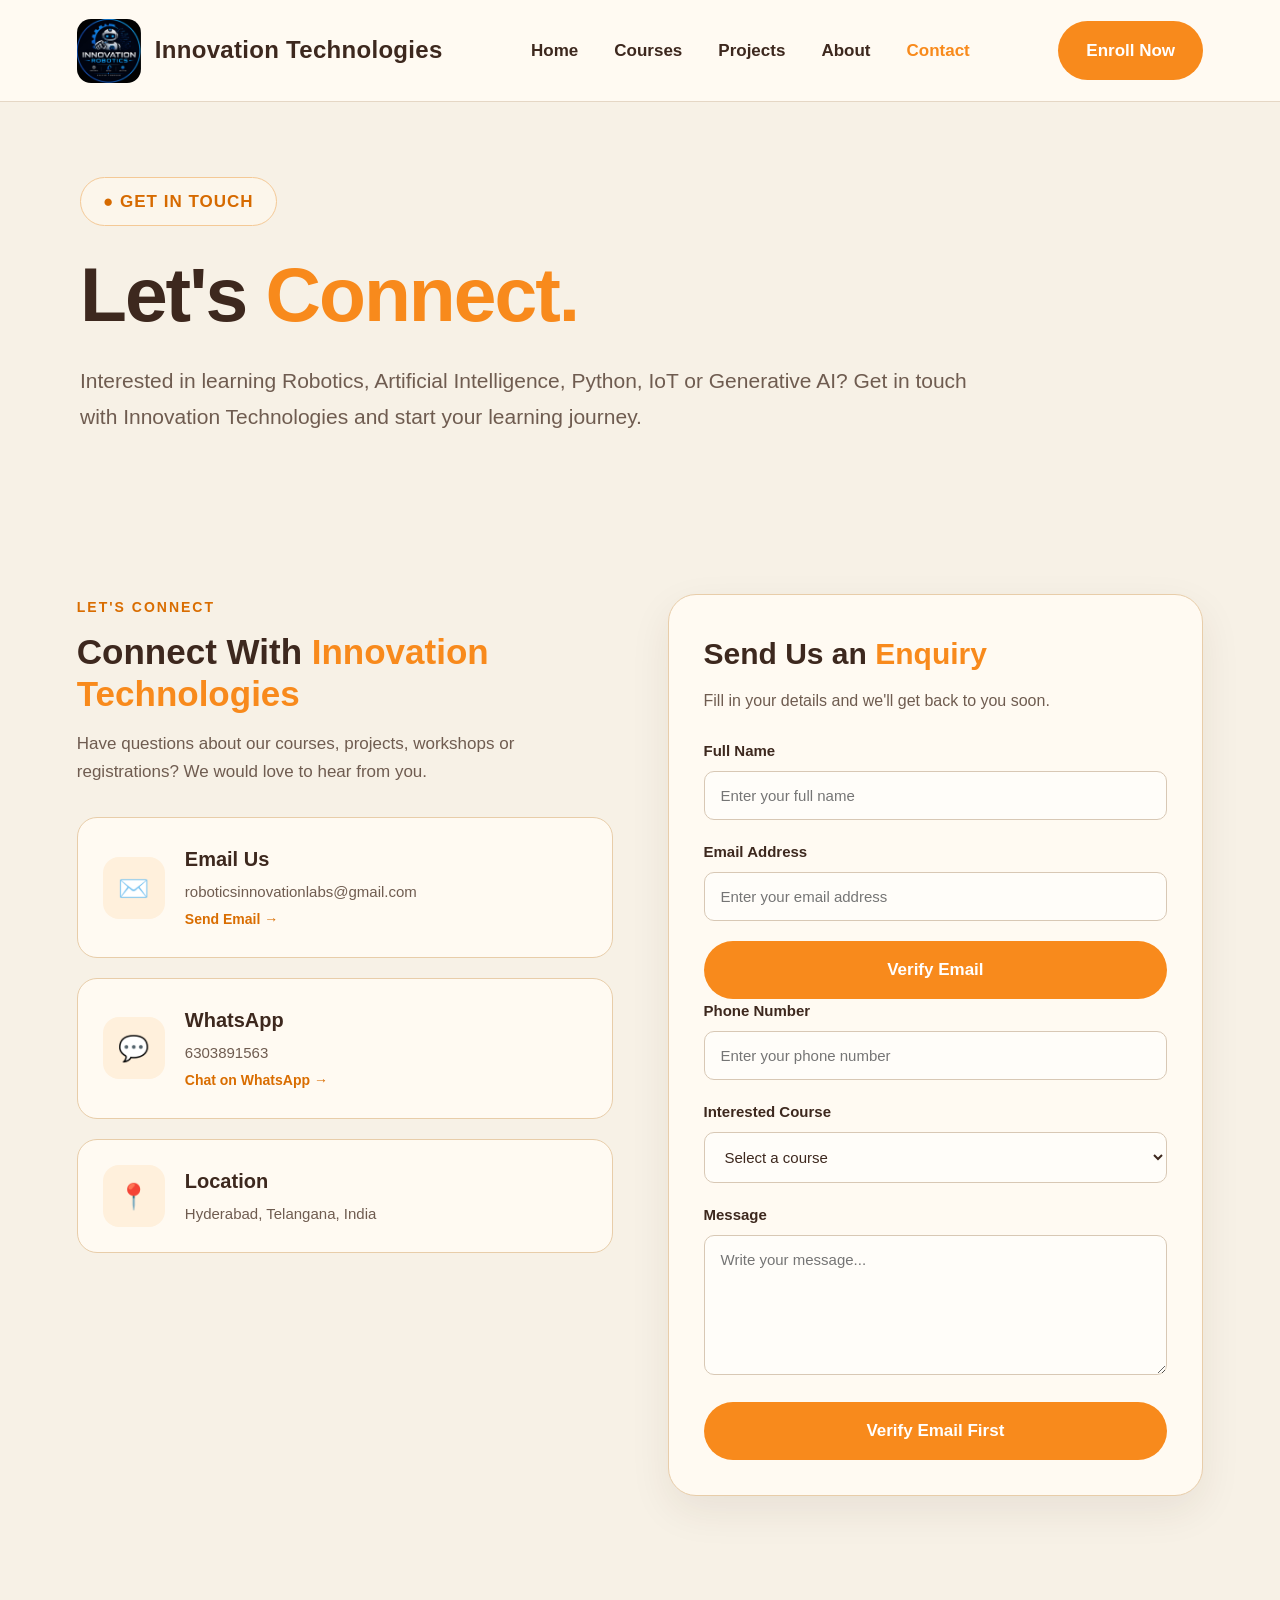
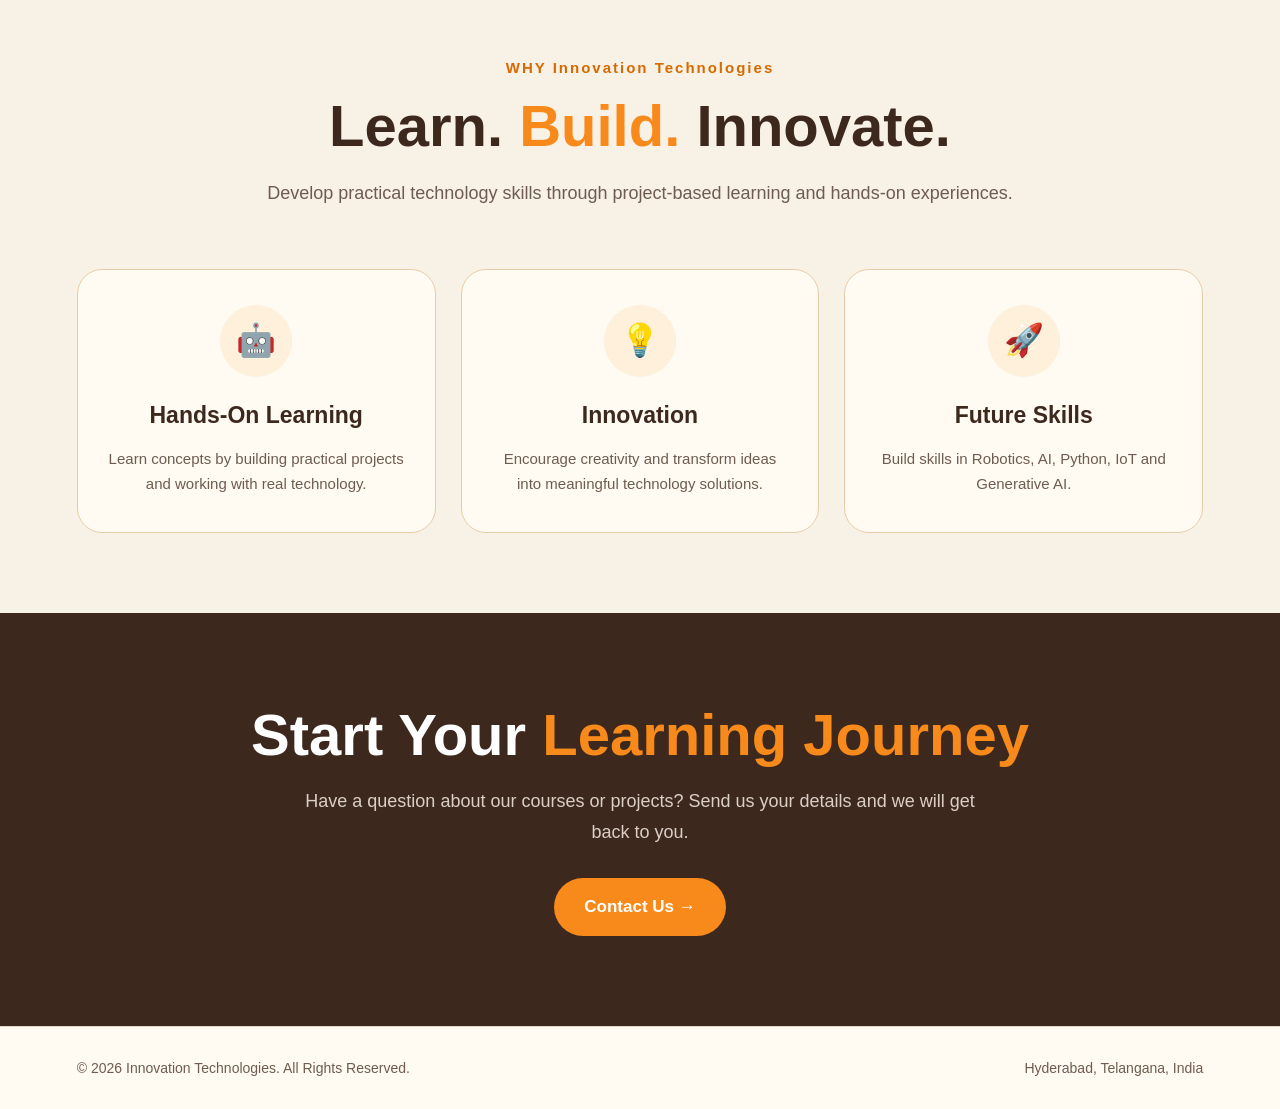
<file: contact.html>
<!DOCTYPE html>
<html lang="en">

<head>

    <meta charset="UTF-8">

    <meta
        name="viewport"
        content="width=device-width, initial-scale=1.0"
    >

    <title>Contact | Innovation Technologies</title>

    <link
        rel="stylesheet"
        href="css/style.css"̱
    >

</head>


<body>


<!-- =====================================================
     NAVIGATION
===================================================== -->

<header class="navbar">

    <a
        href="index.html"
        class="logo-area"
    >

        <img
            src="images/logo.png"
            alt="Innovation Technologies Logo"
        >

        <span>
            Innovation Technologies
        </span>

    </a>


    <nav>

        <a href="index.html">
            Home
        </a>

        <a href="courses.html">
            Courses
        </a>

        <a href="projects.html">
            Projects
        </a>

        <a href="about.html">
            About
        </a>

        <a
            href="contact.html"
            class="active"
        >
            Contact
        </a>

    </nav>


    <a
        href="#enquiry"
        class="nav-button"
    >
        Enroll Now
    </a>

</header>



<!-- =====================================================
     CONTACT HERO
===================================================== -->

<section class="courses-hero">

    <div class="courses-hero-content">

        <div class="hero-small">
            ● GET IN TOUCH
        </div>


        <h1>

            Let's

            <span>
                Connect.
            </span>

        </h1>


        <p>

            Interested in learning Robotics,
            Artificial Intelligence, Python, IoT or
            Generative AI? Get in touch with
            Innovation Technologies and start your
            learning journey.

        </p>

    </div>

</section>



<!-- =====================================================
     CONTACT SECTION
===================================================== -->

<section
    class="courses-section"
    id="enquiry"
>

    <div class="contact-container">


        <!-- =================================================
             LEFT SIDE
        ================================================== -->

        <div class="contact-info">


            <div class="contact-intro">

                <span class="contact-label">
                    LET'S CONNECT
                </span>


                <h3>

                    Connect With

                    <span>
                        Innovation Technologies
                    </span>

                </h3>


                <p>

                    Have questions about our courses,
                    projects, workshops or registrations?
                    We would love to hear from you.

                </p>

            </div>



            <!-- EMAIL -->

            <div class="contact-card">

                <div class="contact-card-icon">
                    ✉️
                </div>


                <div>

                    <h4>
                        Email Us
                    </h4>


                    <p>
                        roboticsinnovationlabs@gmail.com
                    </p>


                    <a
                        href="mailto:roboticsinnovationlabs@gmail.com"
                    >
                        Send Email →
                    </a>

                </div>

            </div>



            <!-- WHATSAPP -->

            <div class="contact-card">

                <div class="contact-card-icon">
                    💬
                </div>


                <div>

                    <h4>
                        WhatsApp
                    </h4>


                    <p>
                        6303891563
                    </p>


                    <a
                        href="https://wa.me/916303891563"
                        target="_blank"
                    >
                        Chat on WhatsApp →
                    </a>

                </div>

            </div>



            <!-- LOCATION -->

            <div class="contact-card">

                <div class="contact-card-icon">
                    📍
                </div>


                <div>

                    <h4>
                        Location
                    </h4>


                    <p>
                        Hyderabad, Telangana, India
                    </p>

                </div>

            </div>


        </div>



        <!-- =================================================
             RIGHT SIDE — ENQUIRY FORM
        ================================================== -->

        <div class="contact-form">


            <h3>

                Send Us an

                <span>
                    Enquiry
                </span>

            </h3>


            <p>

                Fill in your details and we'll get
                back to you soon.

            </p>



            <!-- =================================================
                 FORM
            ================================================== -->

            <form
                action="https://formspree.io/f/xzedrvpp"
                method="POST"
                id="enquiryForm"
            >


                <!-- FULL NAME -->

                <label for="name">
                    Full Name
                </label>


                <input
                    type="text"
                    id="name"
                    name="name"
                    placeholder="Enter your full name"
                    required
                >



                <!-- =================================================
                     EMAIL
                ================================================== -->

                <label for="email">
                    Email Address
                </label>


                <div class="email-verification-row">

                    <input
                        type="email"
                        id="email"
                        name="email"
                        placeholder="Enter your email address"
                        required
                        pattern="[a-zA-Z0-9._%+-]+@[a-zA-Z0-9.-]+\.[a-zA-Z]{2,}"
                        title="Please enter a valid email address, for example name@gmail.com"
                    >


                    <button
                        type="button"
                        class="primary-button"
                        id="sendOtpButton"
                    >
                        Verify Email
                    </button>

                </div>



                <!-- =================================================
                     OTP
                ================================================== -->

                <div
                    id="otpSection"
                    style="display: none;"
                >

                    <label for="otp">
                        Enter OTP
                    </label>


                    <input
                        type="text"
                        id="otp"
                        name="otp"
                        placeholder="Enter 6-digit OTP"
                        maxlength="6"
                        inputmode="numeric"
                        autocomplete="one-time-code"
                    >


                    <button
                        type="button"
                        class="primary-button"
                        id="verifyOtpButton"
                    >
                        Verify OTP
                    </button>


                    <p
                        id="verificationMessage"
                        style="margin-top: 10px;"
                    ></p>

                </div>



                <!-- =================================================
                     EMAIL VERIFIED STATUS
                ================================================== -->

                <div
                    id="emailVerifiedMessage"
                    style="display: none;"
                >

                    ✓ Email Verified Successfully

                </div>



                <!-- PHONE -->

                <label for="phone">
                    Phone Number
                </label>


                <input
                    type="tel"
                    id="phone"
                    name="phone"
                    placeholder="Enter your phone number"
                    required
                >



                <!-- COURSE -->

                <label for="course">
                    Interested Course
                </label>


                <select
                    id="course"
                    name="course"
                    required
                >

                    <option
                        value=""
                        disabled
                        selected
                    >
                        Select a course
                    </option>


                    <option value="Robotics">
                        Robotics
                    </option>


                    <option value="Artificial Intelligence">
                        Artificial Intelligence
                    </option>


                    <option value="Python Programming">
                        Python Programming
                    </option>


                    <option value="Internet of Things">
                        Internet of Things
                    </option>


                    <option value="Generative AI">
                        Generative AI
                    </option>

                </select>



                <!-- MESSAGE -->

                <label for="message">
                    Message
                </label>


                <textarea
                    id="message"
                    name="message"
                    placeholder="Write your message..."
                    required
                ></textarea>



                <!-- =================================================
                     SUBMIT
                ================================================== -->

                <button
                    type="submit"
                    class="primary-button"
                    id="submitEnquiryButton"
                    disabled
                >
                    Verify Email First
                </button>


            </form>

        </div>

    </div>

</section>



<!-- =====================================================
     WHY Innovation Technologies
===================================================== -->

<section class="why-section">


    <div class="section-heading">

        <p>
            WHY Innovation Technologies
        </p>


        <h2>

            Learn.

            <span>
                Build.
            </span>

            Innovate.

        </h2>


        <p class="section-description">

            Develop practical technology skills
            through project-based learning and
            hands-on experiences.

        </p>

    </div>



    <div class="why-grid">


        <!-- CARD 1 -->

        <div class="why-card">

            <div class="why-icon">
                🤖
            </div>


            <h3>
                Hands-On Learning
            </h3>


            <p>

                Learn concepts by building practical
                projects and working with real
                technology.

            </p>

        </div>



        <!-- CARD 2 -->

        <div class="why-card">

            <div class="why-icon">
                💡
            </div>


            <h3>
                Innovation
            </h3>


            <p>

                Encourage creativity and transform
                ideas into meaningful technology
                solutions.

            </p>

        </div>



        <!-- CARD 3 -->

        <div class="why-card">

            <div class="why-icon">
                🚀
            </div>


            <h3>
                Future Skills
            </h3>


            <p>

                Build skills in Robotics, AI, Python,
                IoT and Generative AI.

            </p>

        </div>


    </div>

</section>



<!-- =====================================================
     CTA
===================================================== -->

<section class="cta">

    <div class="cta-content">

        <h2>

            Start Your

            <span>
                Learning Journey
            </span>

        </h2>


        <p>

            Have a question about our courses or
            projects? Send us your details and
            we will get back to you.

        </p>


        <a
            href="mailto:roboticsinnovationlabs@gmail.com"
            class="primary-button"
        >
            Contact Us →
        </a>

    </div>

</section>



<!-- =====================================================
     FOOTER
===================================================== -->

<footer class="footer">

    <div class="footer-content">

        <p>
            © 2026 Innovation Technologies. All Rights Reserved.
        </p>


        <p>
            Hyderabad, Telangana, India
        </p>

    </div>

</footer>



<!-- =====================================================
     JAVASCRIPT
===================================================== -->

<script src="js/script.js"></script>


</body>

</html>
</file>
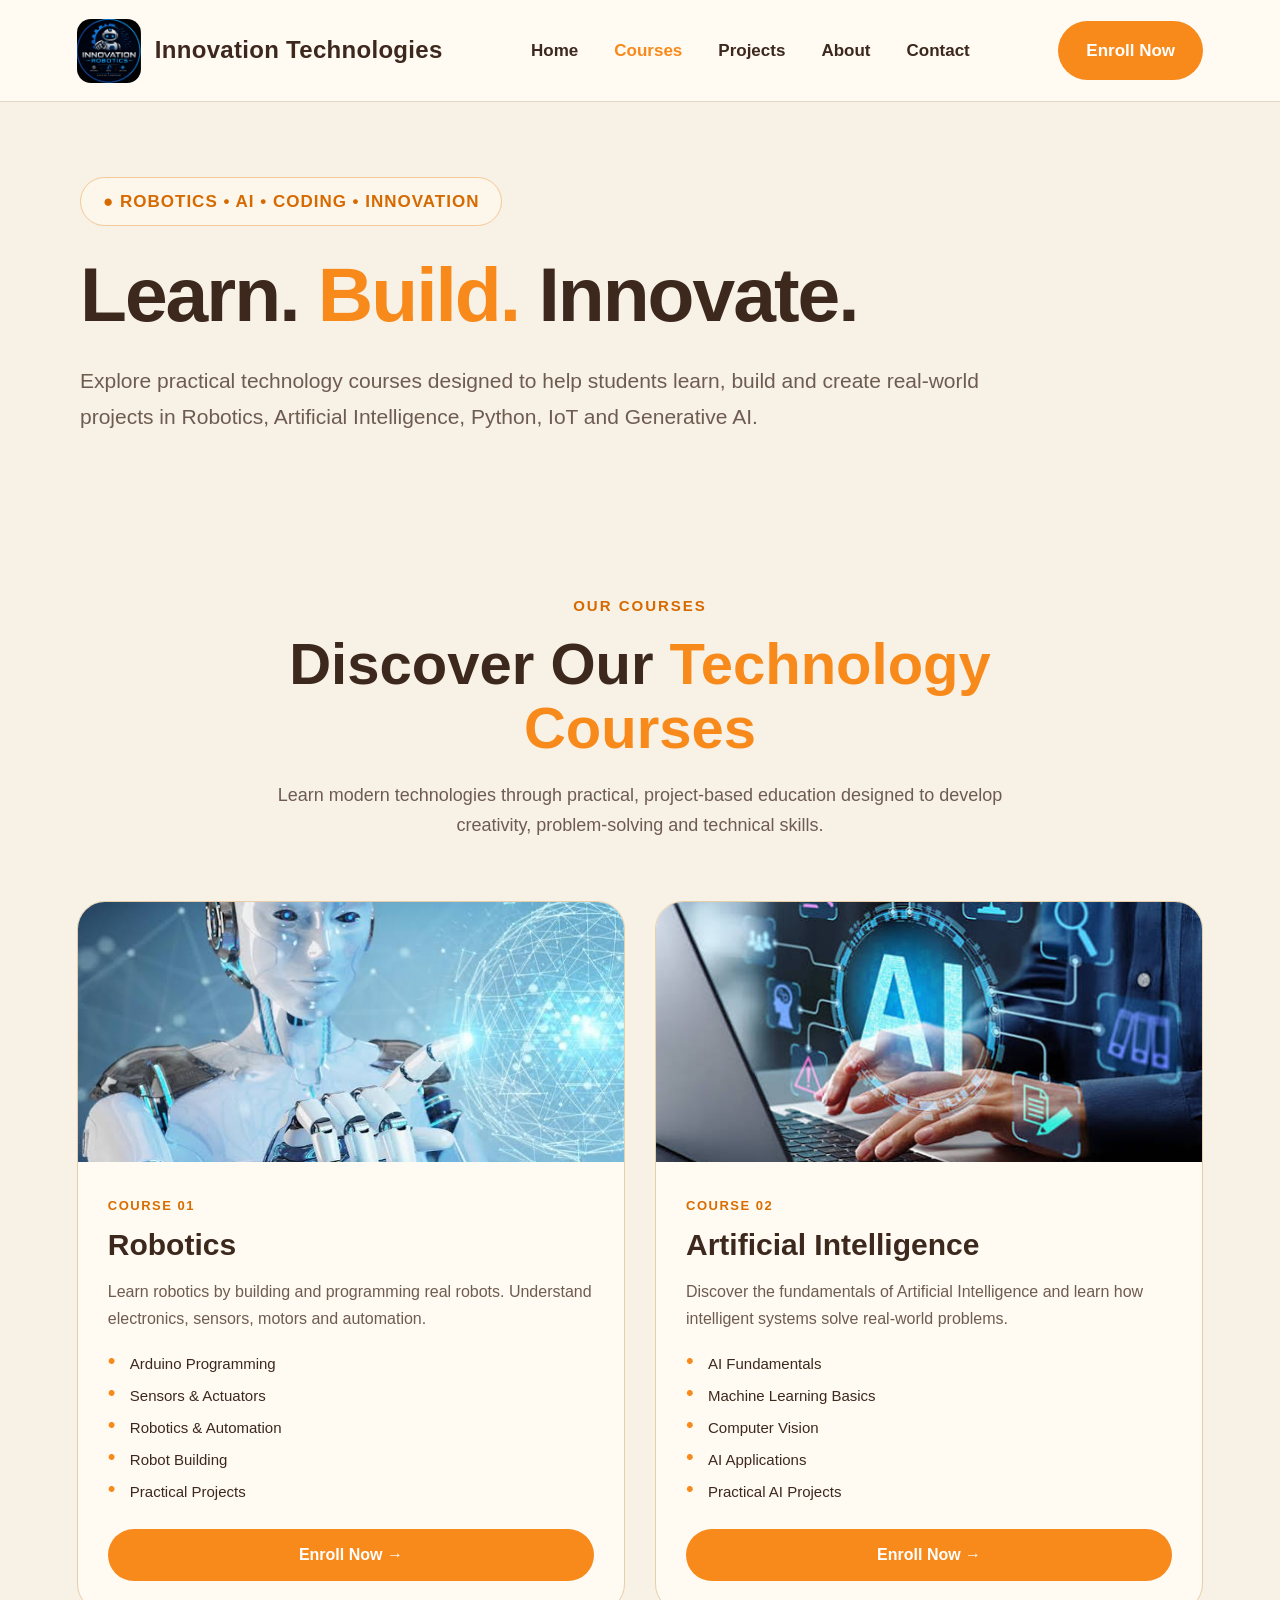
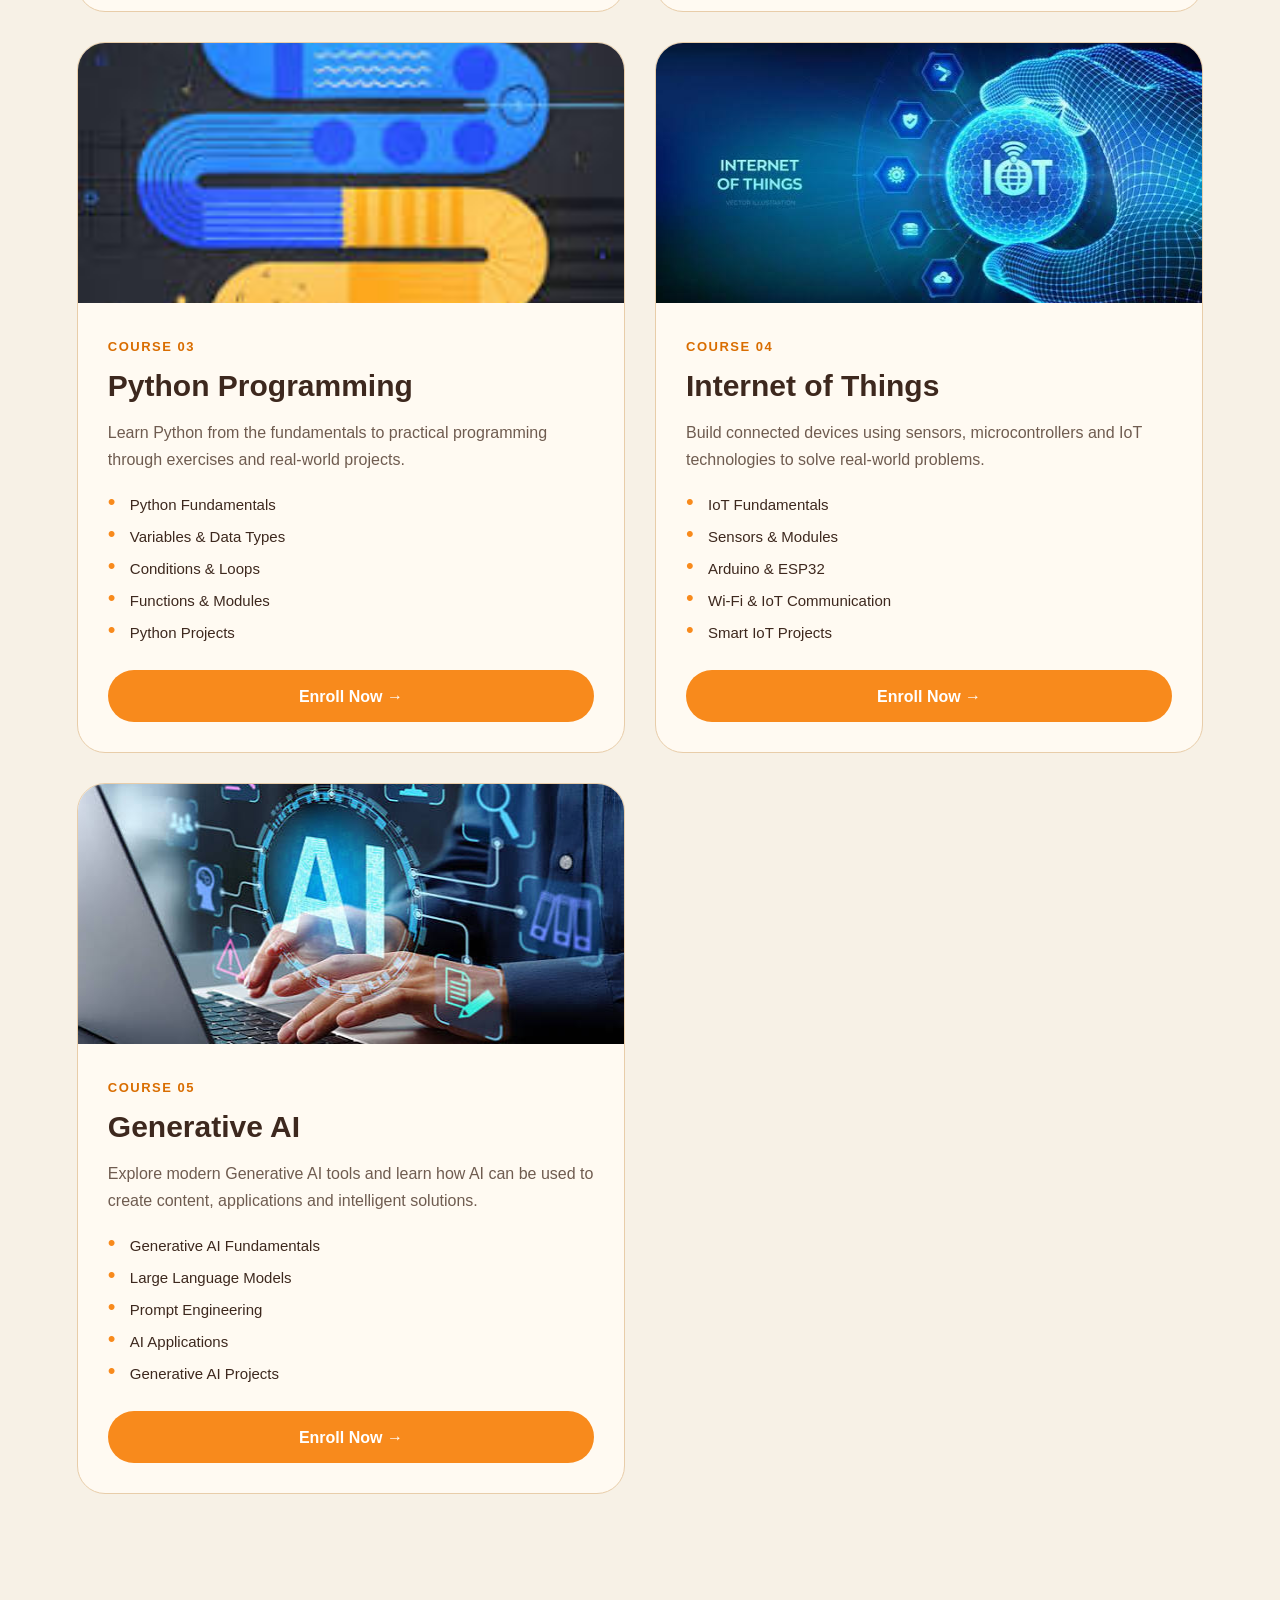
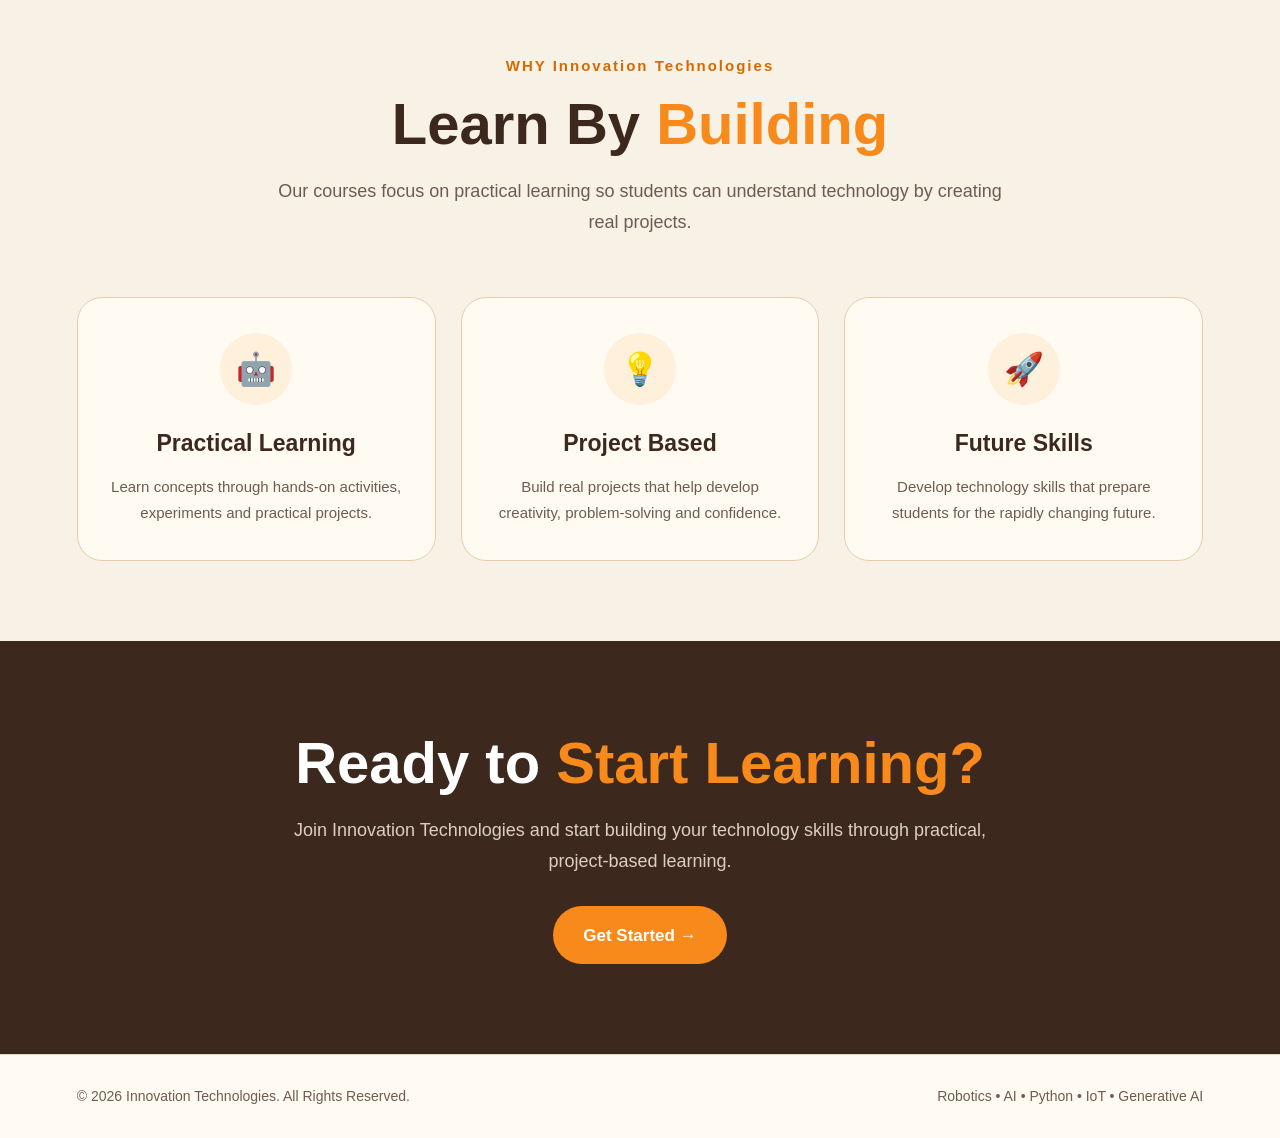
<file: courses.html>
<!DOCTYPE html>
<html lang="en">

<head>

    <meta charset="UTF-8">

    <meta
        name="viewport"
        content="width=device-width, initial-scale=1.0"
    >

    <meta
        name="description"
        content="Explore Robotics, Artificial Intelligence, Python, IoT and Generative AI courses at Innovation Technologies."
    >

    <title>Courses | Innovation Technologies</title>

    <link
        rel="stylesheet"
        href="css/style.css"
    >

</head>


<body>


    <!-- =====================================================
         NAVIGATION
    ====================================================== -->

    <header class="navbar">

        <a
            href="index.html"
            class="logo-area"
        >

            <img
                src="images/logo.png"
                alt="Innovation Technologies Logo"
            >

            <span>
                Innovation Technologies
            </span>

        </a>


        <nav>

            <a href="index.html">
                Home
            </a>

            <a
                href="courses.html"
                class="active"
            >
                Courses
            </a>

            <a href="projects.html">
                Projects
            </a>

            <a href="about.html">
                About
            </a>

            <a href="contact.html">
                Contact
            </a>

        </nav>


        <a
            href="contact.html"
            class="nav-button"
        >
            Enroll Now
        </a>

    </header>



    <!-- =====================================================
         COURSES HERO
    ====================================================== -->

    <section class="courses-hero">

        <div class="courses-hero-content">

            <div class="hero-small">

                ● ROBOTICS • AI • CODING • INNOVATION

            </div>


            <h1>

                Learn.
                <span>Build.</span>
                Innovate.

            </h1>


            <p>

                Explore practical technology courses designed to
                help students learn, build and create real-world
                projects in Robotics, Artificial Intelligence,
                Python, IoT and Generative AI.

            </p>

        </div>

    </section>



    <!-- =====================================================
         COURSES SECTION
    ====================================================== -->

    <section class="courses-section">

        <div class="section-heading">

            <p>
                OUR COURSES
            </p>


            <h2>

                Discover Our
                <span>Technology Courses</span>

            </h2>


            <p class="section-description">

                Learn modern technologies through practical,
                project-based education designed to develop
                creativity, problem-solving and technical skills.

            </p>

        </div>



        <div class="course-grid">


            <!-- =================================================
                 COURSE 01 - ROBOTICS
            ================================================== -->

            <article class="course-card">


                <div class="course-image">

                    <img
                        src="images/robotics.jpg"
                        alt="Robotics Course"
                    >

                </div>


                <div class="course-content">


                    <span class="course-number">
                        COURSE 01
                    </span>


                    <h3>
                        Robotics
                    </h3>


                    <p>

                        Learn robotics by building and programming
                        real robots. Understand electronics,
                        sensors, motors and automation.

                    </p>


                    <ul class="course-topics">

                        <li>
                            Arduino Programming
                        </li>

                        <li>
                            Sensors & Actuators
                        </li>

                        <li>
                            Robotics & Automation
                        </li>

                        <li>
                            Robot Building
                        </li>

                        <li>
                            Practical Projects
                        </li>

                    </ul>


                    <a
                        href="contact.html"
                        class="course-button"
                    >
                        Enroll Now →
                    </a>


                </div>

            </article>



            <!-- =================================================
                 COURSE 02 - ARTIFICIAL INTELLIGENCE
            ================================================== -->

            <article class="course-card">


                <div class="course-image">

                    <img
                        src="images/ai.jpg"
                        alt="Artificial Intelligence Course"
                    >

                </div>


                <div class="course-content">


                    <span class="course-number">
                        COURSE 02
                    </span>


                    <h3>
                        Artificial Intelligence
                    </h3>


                    <p>

                        Discover the fundamentals of Artificial
                        Intelligence and learn how intelligent
                        systems solve real-world problems.

                    </p>


                    <ul class="course-topics">

                        <li>
                            AI Fundamentals
                        </li>

                        <li>
                            Machine Learning Basics
                        </li>

                        <li>
                            Computer Vision
                        </li>

                        <li>
                            AI Applications
                        </li>

                        <li>
                            Practical AI Projects
                        </li>

                    </ul>


                    <a
                        href="contact.html"
                        class="course-button"
                    >
                        Enroll Now →
                    </a>


                </div>

            </article>



            <!-- =================================================
                 COURSE 03 - PYTHON
            ================================================== -->

            <article class="course-card">


                <div class="course-image">

                    <img
                        src="images/python.jpg"
                        alt="Python Programming Course"
                    >

                </div>


                <div class="course-content">


                    <span class="course-number">
                        COURSE 03
                    </span>


                    <h3>
                        Python Programming
                    </h3>


                    <p>

                        Learn Python from the fundamentals to
                        practical programming through exercises
                        and real-world projects.

                    </p>


                    <ul class="course-topics">

                        <li>
                            Python Fundamentals
                        </li>

                        <li>
                            Variables & Data Types
                        </li>

                        <li>
                            Conditions & Loops
                        </li>

                        <li>
                            Functions & Modules
                        </li>

                        <li>
                            Python Projects
                        </li>

                    </ul>


                    <a
                        href="contact.html"
                        class="course-button"
                    >
                        Enroll Now →
                    </a>


                </div>

            </article>



            <!-- =================================================
                 COURSE 04 - INTERNET OF THINGS
            ================================================== -->

            <article class="course-card">


                <div class="course-image">

                    <img
                        src="images/iot.jpg"
                        alt="Internet of Things Course"
                    >

                </div>


                <div class="course-content">


                    <span class="course-number">
                        COURSE 04
                    </span>


                    <h3>
                        Internet of Things
                    </h3>


                    <p>

                        Build connected devices using sensors,
                        microcontrollers and IoT technologies
                        to solve real-world problems.

                    </p>


                    <ul class="course-topics">

                        <li>
                            IoT Fundamentals
                        </li>

                        <li>
                            Sensors & Modules
                        </li>

                        <li>
                            Arduino & ESP32
                        </li>

                        <li>
                            Wi-Fi & IoT Communication
                        </li>

                        <li>
                            Smart IoT Projects
                        </li>

                    </ul>


                    <a
                        href="contact.html"
                        class="course-button"
                    >
                        Enroll Now →
                    </a>


                </div>

            </article>



            <!-- =================================================
                 COURSE 05 - GENERATIVE AI
            ================================================== -->

            <article class="course-card">


                <div class="course-image">

                    <img
                        src="images/ai.jpg"
                        alt="Generative AI Course"
                    >

                </div>


                <div class="course-content">


                    <span class="course-number">
                        COURSE 05
                    </span>


                    <h3>
                        Generative AI
                    </h3>


                    <p>

                        Explore modern Generative AI tools and
                        learn how AI can be used to create content,
                        applications and intelligent solutions.

                    </p>


                    <ul class="course-topics">

                        <li>
                            Generative AI Fundamentals
                        </li>

                        <li>
                            Large Language Models
                        </li>

                        <li>
                            Prompt Engineering
                        </li>

                        <li>
                            AI Applications
                        </li>

                        <li>
                            Generative AI Projects
                        </li>

                    </ul>


                    <a
                        href="contact.html"
                        class="course-button"
                    >
                        Enroll Now →
                    </a>


                </div>

            </article>


        </div>

    </section>



    <!-- =====================================================
         WHY LEARN WITH US
    ====================================================== -->

    <section class="why-section">

        <div class="section-heading">

            <p>
                WHY Innovation Technologies
            </p>


            <h2>

                Learn By
                <span>Building</span>

            </h2>


            <p class="section-description">

                Our courses focus on practical learning so
                students can understand technology by creating
                real projects.

            </p>

        </div>



        <div class="why-grid">


            <!-- CARD 01 -->

            <article class="why-card">


                <div class="why-icon">
                    🤖
                </div>


                <h3>
                    Practical Learning
                </h3>


                <p>

                    Learn concepts through hands-on activities,
                    experiments and practical projects.

                </p>


            </article>



            <!-- CARD 02 -->

            <article class="why-card">


                <div class="why-icon">
                    💡
                </div>


                <h3>
                    Project Based
                </h3>


                <p>

                    Build real projects that help develop
                    creativity, problem-solving and confidence.

                </p>


            </article>



            <!-- CARD 03 -->

            <article class="why-card">


                <div class="why-icon">
                    🚀
                </div>


                <h3>
                    Future Skills
                </h3>


                <p>

                    Develop technology skills that prepare
                    students for the rapidly changing future.

                </p>


            </article>


        </div>

    </section>



    <!-- =====================================================
         CTA
    ====================================================== -->

    <section class="cta">

        <div class="cta-content">


            <h2>

                Ready to
                <span>Start Learning?</span>

            </h2>


            <p>

                Join Innovation Technologies and start building your
                technology skills through practical,
                project-based learning.

            </p>


            <a
                href="contact.html"
                class="primary-button"
            >
                Get Started →
            </a>


        </div>

    </section>



    <!-- =====================================================
         FOOTER
    ====================================================== -->

    <footer class="footer">

        <div class="footer-content">


            <p>

                © 2026 Innovation Technologies.
                All Rights Reserved.

            </p>


            <p>

                Robotics • AI • Python • IoT • Generative AI

            </p>


        </div>

    </footer>


</body>

</html>
</file>
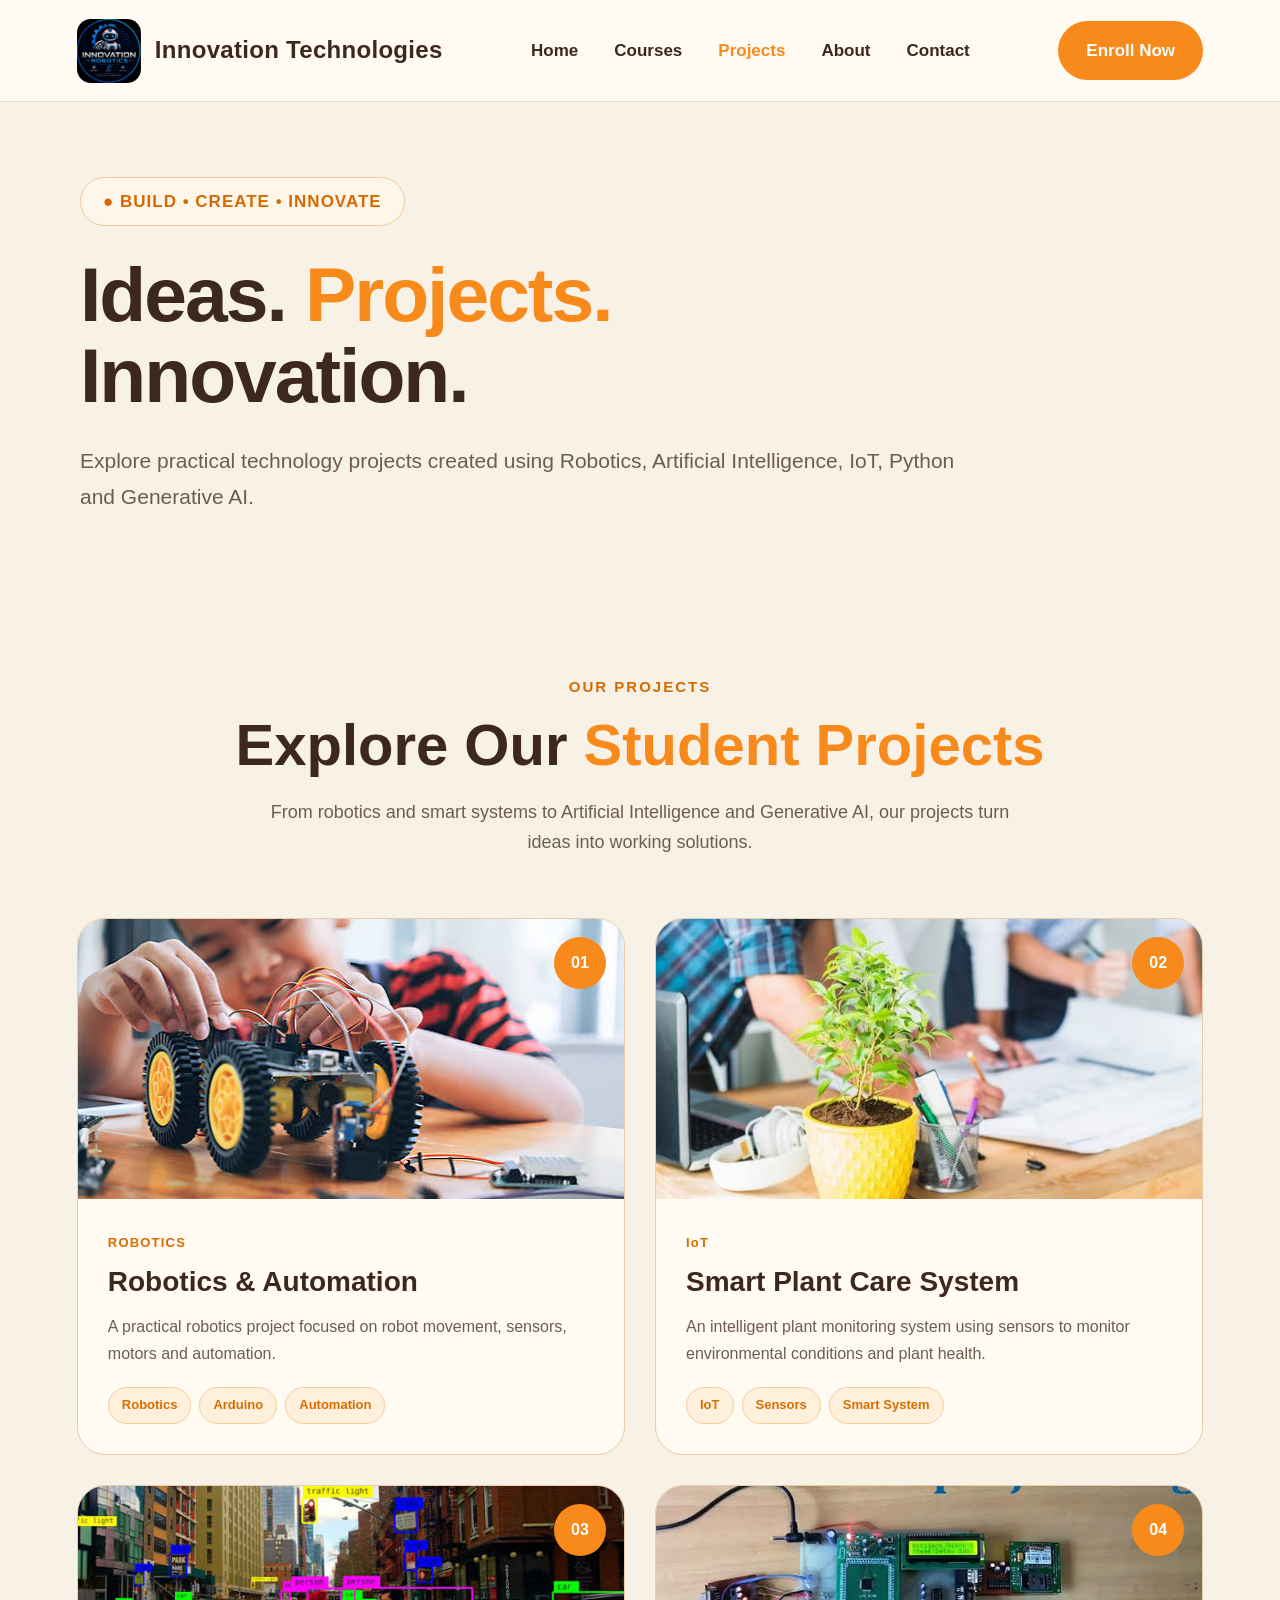
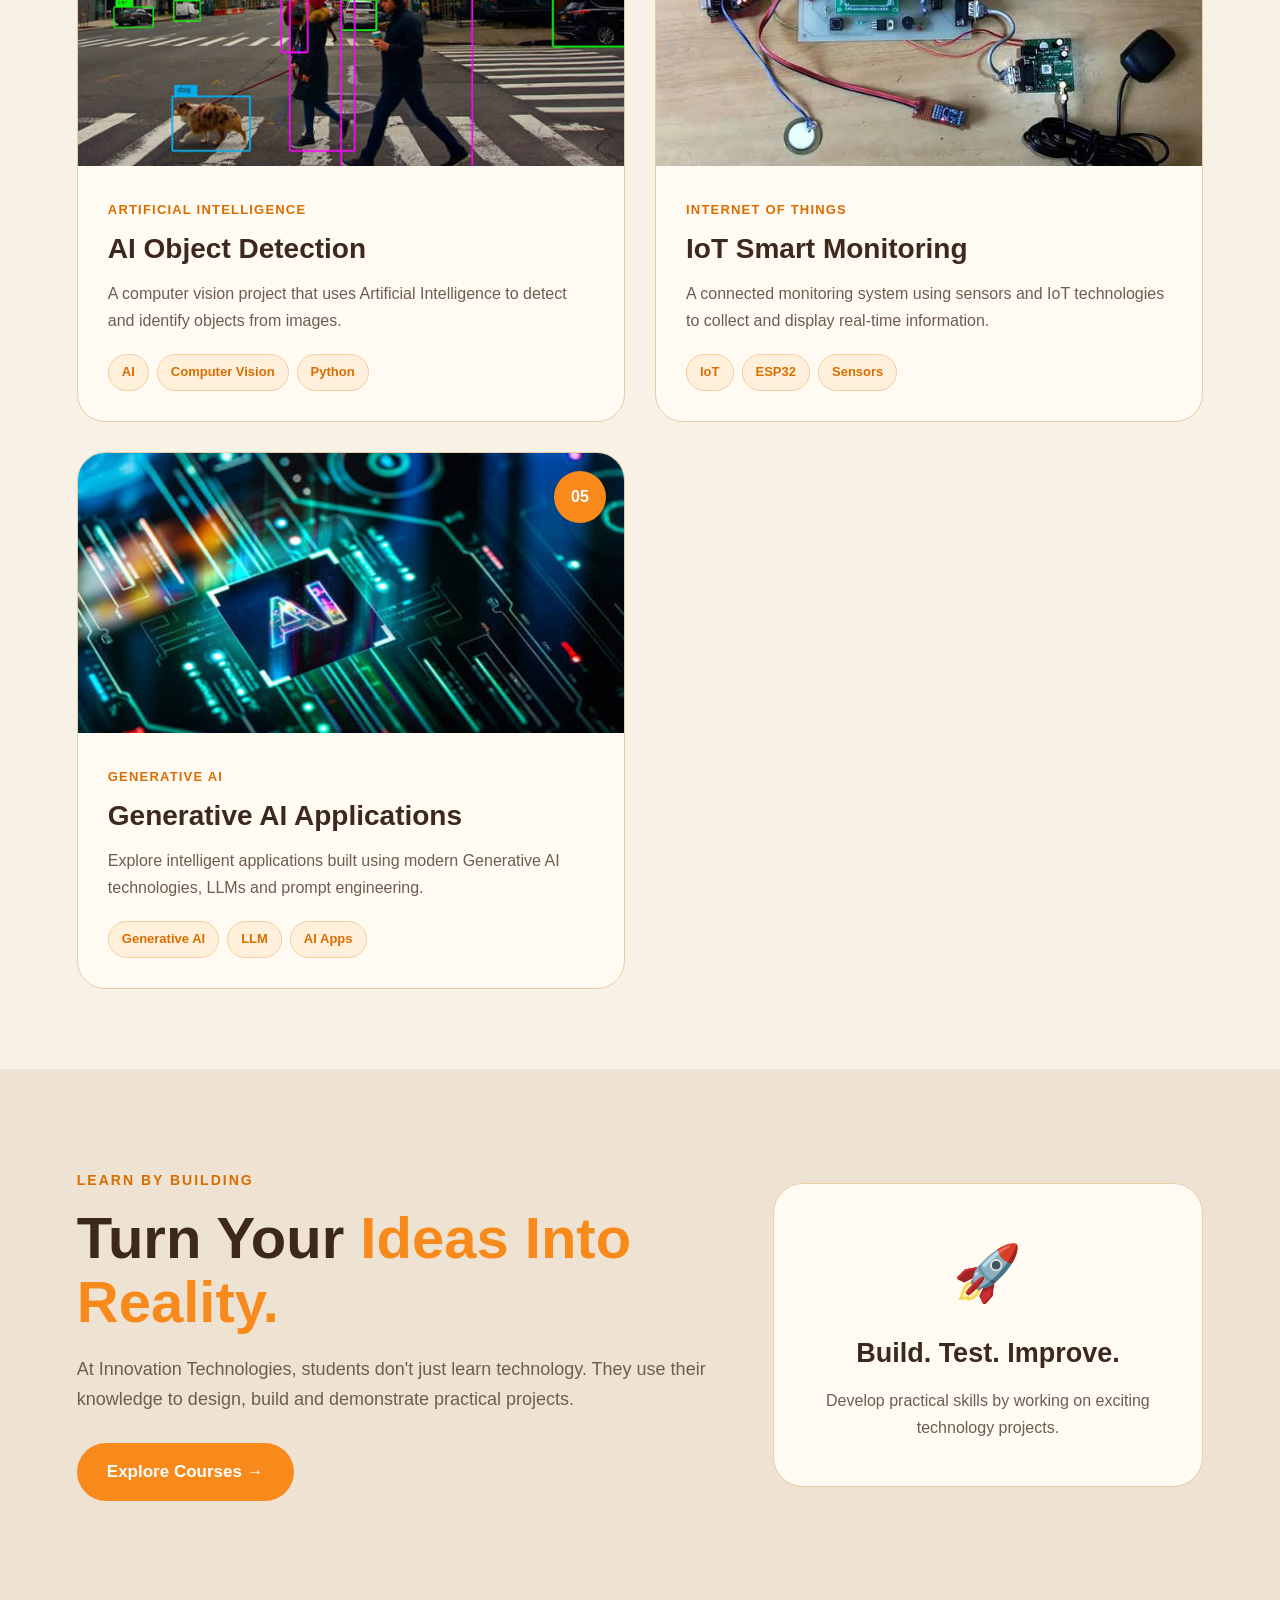
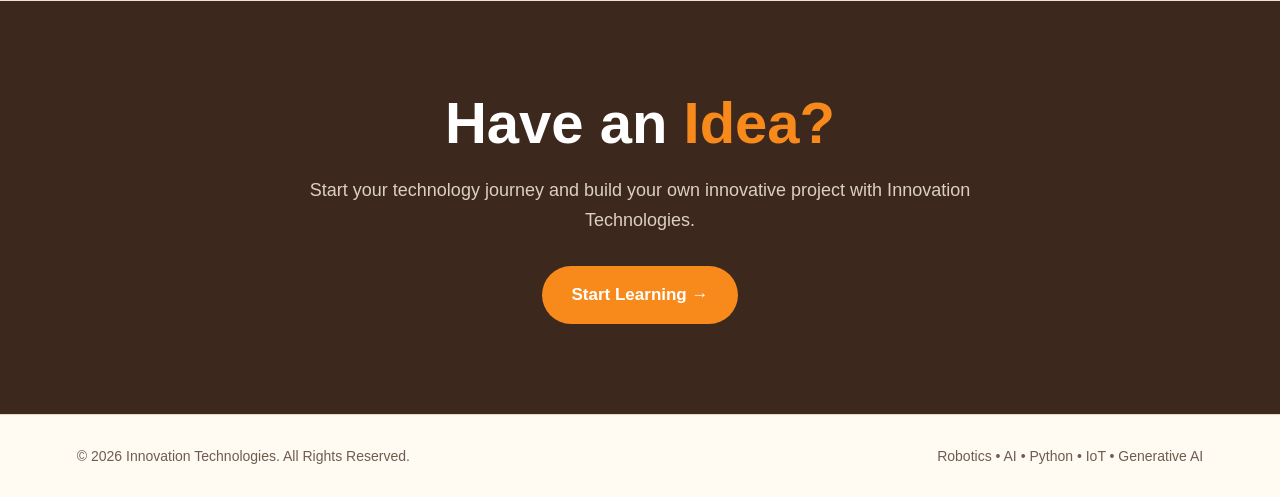
<file: projects.html>
<!DOCTYPE html>
<html lang="en">

<head>

    <meta charset="UTF-8">

    <meta
        name="viewport"
        content="width=device-width, initial-scale=1.0"
    >

    <meta
        name="description"
        content="Explore robotics, AI, IoT and Generative AI projects created at Innovation Technologies."
    >

    <title>Projects | Innovation Technologies</title>

    <link
        rel="stylesheet"
        href="css/style.css"
    >

</head>


<body>


    <!-- =====================================================
         NAVIGATION
    ====================================================== -->

    <header class="navbar">

        <a
            href="index.html"
            class="logo-area"
        >

            <img
                src="images/logo.png"
                alt="Innovation Technologies Logo"
            >

            <span>
                Innovation Technologies
            </span>

        </a>


        <nav>

            <a href="index.html">
                Home
            </a>

            <a href="courses.html">
                Courses
            </a>

            <a
                href="projects.html"
                class="active"
            >
                Projects
            </a>

            <a href="about.html">
                About
            </a>

            <a href="contact.html">
                Contact
            </a>

        </nav>


        <a
            href="contact.html"
            class="nav-button"
        >
            Enroll Now
        </a>

    </header>



    <!-- =====================================================
         PROJECT HERO
    ====================================================== -->

    <section class="projects-hero">

        <div class="projects-hero-content">


            <div class="hero-small">

                ● BUILD • CREATE • INNOVATE

            </div>


            <h1>

                Ideas.
                <span>Projects.</span>
                Innovation.

            </h1>


            <p>

                Explore practical technology projects created
                using Robotics, Artificial Intelligence, IoT,
                Python and Generative AI.

            </p>


        </div>

    </section>



    <!-- =====================================================
         PROJECTS SECTION
    ====================================================== -->

    <section class="projects-section">

        <div class="section-heading">


            <p>
                OUR PROJECTS
            </p>


            <h2>

                Explore Our
                <span>Student Projects</span>

            </h2>


            <p class="section-description">

                From robotics and smart systems to Artificial
                Intelligence and Generative AI, our projects
                turn ideas into working solutions.

            </p>


        </div>



        <div class="project-grid">



            <!-- =================================================
                 PROJECT 01
            ================================================== -->

            <article class="project-card">


                <div class="project-image">

                    <img
                        src="images/project-robotics.jpg"
                        alt="Robotics and Automation Project"
                    >


                    <span class="project-number">
                        01
                    </span>

                </div>


                <div class="project-content">


                    <span class="project-category">
                        ROBOTICS
                    </span>


                    <h3>
                        Robotics & Automation
                    </h3>


                    <p>

                        A practical robotics project focused on
                        robot movement, sensors, motors and
                        automation.

                    </p>


                    <div class="project-tags">

                        <span>
                            Robotics
                        </span>

                        <span>
                            Arduino
                        </span>

                        <span>
                            Automation
                        </span>

                    </div>


                </div>

            </article>



            <!-- =================================================
                 PROJECT 02
            ================================================== -->

            <article class="project-card">


                <div class="project-image">

                    <img
                        src="images/project-plant.jpg"
                        alt="Smart Plant Care System"
                    >


                    <span class="project-number">
                        02
                    </span>

                </div>


                <div class="project-content">


                    <span class="project-category">
                        IoT
                    </span>


                    <h3>
                        Smart Plant Care System
                    </h3>


                    <p>

                        An intelligent plant monitoring system
                        using sensors to monitor environmental
                        conditions and plant health.

                    </p>


                    <div class="project-tags">

                        <span>
                            IoT
                        </span>

                        <span>
                            Sensors
                        </span>

                        <span>
                            Smart System
                        </span>

                    </div>


                </div>

            </article>



            <!-- =================================================
                 PROJECT 03
            ================================================== -->

            <article class="project-card">


                <div class="project-image">

                    <img
                        src="images/project-object-detection.jpg"
                        alt="AI Object Detection Project"
                    >


                    <span class="project-number">
                        03
                    </span>

                </div>


                <div class="project-content">


                    <span class="project-category">
                        ARTIFICIAL INTELLIGENCE
                    </span>


                    <h3>
                        AI Object Detection
                    </h3>


                    <p>

                        A computer vision project that uses
                        Artificial Intelligence to detect and
                        identify objects from images.

                    </p>


                    <div class="project-tags">

                        <span>
                            AI
                        </span>

                        <span>
                            Computer Vision
                        </span>

                        <span>
                            Python
                        </span>

                    </div>


                </div>

            </article>



            <!-- =================================================
                 PROJECT 04
            ================================================== -->

            <article class="project-card">


                <div class="project-image">

                    <img
                        src="images/project-iot.jpg"
                        alt="IoT Smart Monitoring Project"
                    >


                    <span class="project-number">
                        04
                    </span>

                </div>


                <div class="project-content">


                    <span class="project-category">
                        INTERNET OF THINGS
                    </span>


                    <h3>
                        IoT Smart Monitoring
                    </h3>


                    <p>

                        A connected monitoring system using
                        sensors and IoT technologies to collect
                        and display real-time information.

                    </p>


                    <div class="project-tags">

                        <span>
                            IoT
                        </span>

                        <span>
                            ESP32
                        </span>

                        <span>
                            Sensors
                        </span>

                    </div>


                </div>

            </article>



            <!-- =================================================
                 PROJECT 05
            ================================================== -->

            <article class="project-card">


                <div class="project-image">

                    <img
                        src="images/project-genai.jpg"
                        alt="Generative AI Applications"
                    >


                    <span class="project-number">
                        05
                    </span>

                </div>


                <div class="project-content">


                    <span class="project-category">
                        GENERATIVE AI
                    </span>


                    <h3>
                        Generative AI Applications
                    </h3>


                    <p>

                        Explore intelligent applications built
                        using modern Generative AI technologies,
                        LLMs and prompt engineering.

                    </p>


                    <div class="project-tags">

                        <span>
                            Generative AI
                        </span>

                        <span>
                            LLM
                        </span>

                        <span>
                            AI Apps
                        </span>

                    </div>


                </div>

            </article>


        </div>

    </section>



    <!-- =====================================================
         PROJECT EXPERIENCE SECTION
    ====================================================== -->

    <section class="project-experience">


        <div class="project-experience-content">


            <div class="project-experience-text">


                <p class="section-label">
                    LEARN BY BUILDING
                </p>


                <h2>

                    Turn Your
                    <span>Ideas Into Reality.</span>

                </h2>


                <p>

                    At Innovation Technologies, students don't just learn
                    technology. They use their knowledge to
                    design, build and demonstrate practical
                    projects.

                </p>


                <a
                    href="courses.html"
                    class="primary-button"
                >
                    Explore Courses →
                </a>


            </div>


            <div class="project-highlight">


                <div class="highlight-icon">
                    🚀
                </div>


                <h3>
                    Build. Test. Improve.
                </h3>


                <p>

                    Develop practical skills by working on
                    exciting technology projects.

                </p>


            </div>


        </div>

    </section>



    <!-- =====================================================
         CTA
    ====================================================== -->

    <section class="cta">

        <div class="cta-content">


            <h2>

                Have an
                <span>Idea?</span>

            </h2>


            <p>

                Start your technology journey and build your
                own innovative project with Innovation Technologies.

            </p>


            <a
                href="contact.html"
                class="primary-button"
            >
                Start Learning →
            </a>


        </div>

    </section>



    <!-- =====================================================
         FOOTER
    ====================================================== -->

    <footer class="footer">

        <div class="footer-content">


            <p>

                © 2026 Innovation Technologies.
                All Rights Reserved.

            </p>


            <p>

                Robotics • AI • Python • IoT • Generative AI

            </p>


        </div>

    </footer>


</body>

</html>
</file>
<file: css/style.css>
/* =========================================================
   Innovation Technologies
   COMPLETE WEBSITE STYLE
   Theme: Cream + Orange + Dark Brown
========================================================= */


/* =========================================================
   GLOBAL RESET
========================================================= */

* {
    margin: 0;
    padding: 0;
    box-sizing: border-box;
}


html {
    scroll-behavior: smooth;
}


body {
    font-family:
        Arial,
        Helvetica,
        sans-serif;

    background: #f7f1e6;

    color: #3d281e;

    line-height: 1.6;

    overflow-x: hidden;
}


img {
    max-width: 100%;
    display: block;
}


a {
    text-decoration: none;
    color: inherit;
}


button,
input,
select,
textarea {
    font-family: inherit;
}


/* =========================================================
   COLOR VARIABLES
========================================================= */

:root {

    --cream: #f7f1e6;

    --cream-light: #fffaf2;

    --cream-dark: #eee3d2;

    --orange: #f88a1c;

    --orange-dark: #d96d00;

    --orange-light: #fff0dc;

    --brown: #3d281e;

    --brown-light: #6f5c50;

    --border: #e8cda9;

    --white: #ffffff;

}


/* =========================================================
   NAVIGATION
========================================================= */

.navbar {

    width: 100%;

    min-height: 102px;

    padding:
        16px
        6%;

    display: flex;

    align-items: center;

    justify-content: space-between;

    gap: 30px;

    background: var(--cream-light);

    border-bottom: 1px solid #e5d7c5;

    position: relative;

    z-index: 100;

}


/* =========================================================
   LOGO
========================================================= */

.logo-area {

    display: flex;

    align-items: center;

    gap: 14px;

    flex-shrink: 0;

}


.logo-area img {

    width: 64px;

    height: 64px;

    object-fit: contain;

    border-radius: 14px;

}


.logo-area span {

    font-size: 24px;

    font-weight: 800;

    letter-spacing: 0.3px;

    color: var(--brown);

    white-space: nowrap;

}


/* =========================================================
   NAVIGATION LINKS
========================================================= */

.navbar nav {

    display: flex;

    align-items: center;

    justify-content: center;

    gap: 36px;

}


.navbar nav a {

    font-size: 17px;

    font-weight: 600;

    color: var(--brown);

    transition:
        color 0.25s ease,
        transform 0.25s ease;

}


.navbar nav a:hover {

    color: var(--orange);

    transform: translateY(-1px);

}


.navbar nav a.active {

    color: var(--orange);

}


/* =========================================================
   NAV BUTTON
========================================================= */

.nav-button {

    display: inline-flex;

    align-items: center;

    justify-content: center;

    min-width: 145px;

    padding: 16px 26px;

    border-radius: 40px;

    background: var(--orange);

    color: var(--white);

    font-size: 17px;

    font-weight: 700;

    transition:
        background 0.25s ease,
        transform 0.25s ease;

    white-space: nowrap;

}


.nav-button:hover {

    background: var(--orange-dark);

    transform: translateY(-2px);

}


/* =========================================================
   COMMON CONTAINER
========================================================= */

.container {

    width: 100%;

    max-width: 1200px;

    margin: 0 auto;

    padding-left: 30px;

    padding-right: 30px;

}


/* =========================================================
   HOME HERO
========================================================= */

.hero {

    background: var(--cream);

    padding:
        90px
        6%
        80px;

}


.hero-content {

    width: 100%;

    max-width: 1200px;

    margin: 0 auto;

    padding:
        0 30px;

}


.hero-small {

    display: inline-flex;

    align-items: center;

    gap: 8px;

    padding:
        10px
        22px;

    margin-bottom: 30px;

    border: 1px solid #f4c996;

    border-radius: 50px;

    background: rgba(255, 248, 238, 0.7);

    color: #d66a00;

    font-size: 17px;

    font-weight: 800;

    letter-spacing: 1px;

}


.hero h1 {

    max-width: 850px;

    color: var(--brown);

    font-size: clamp(55px, 7vw, 88px);

    line-height: 0.98;

    letter-spacing: -3px;

    margin-bottom: 35px;

}


.hero h1 span {

    color: var(--orange);

}


.hero-description {

    max-width: 760px;

    color: #74645a;

    font-size: 22px;

    line-height: 1.7;

    margin-bottom: 38px;

}


/* =========================================================
   HERO BUTTONS
========================================================= */

.hero-buttons {

    display: flex;

    align-items: center;

    gap: 16px;

    flex-wrap: wrap;

}


.primary-button,
.secondary-button {

    display: inline-flex;

    align-items: center;

    justify-content: center;

    min-height: 58px;

    padding:
        15px
        30px;

    border-radius: 40px;

    font-size: 17px;

    font-weight: 700;

    transition:
        transform 0.25s ease,
        background 0.25s ease;

}


.primary-button {

    background: var(--orange);

    color: var(--white);

}


.primary-button:hover {

    background: var(--orange-dark);

    transform: translateY(-2px);

}


.secondary-button {

    background: transparent;

    color: var(--brown);

    border: 2px solid var(--brown);

}


.secondary-button:hover {

    background: var(--brown);

    color: var(--white);

    transform: translateY(-2px);

}


/* =========================================================
   COURSES / PROJECTS / CONTACT HERO
========================================================= */

.courses-hero,
.projects-hero {

    width: 100%;

    background: var(--cream);

}


.courses-hero-content,
.projects-hero-content {

    width: 100%;

    max-width: 1200px;

    margin: 0 auto;

    padding:
        75px
        40px
        80px;

}


/*
   IMPORTANT:
   This padding prevents text from touching
   the left edge on laptops and tablets.
*/


.courses-hero-content .hero-small,
.projects-hero-content .hero-small {

    margin-bottom: 28px;

}


.courses-hero-content h1,
.projects-hero-content h1 {

    max-width: 900px;

    color: var(--brown);

    font-size: clamp(48px, 6vw, 78px);

    line-height: 1.05;

    letter-spacing: -2px;

    margin-bottom: 28px;

}


.courses-hero-content h1 span,
.projects-hero-content h1 span {

    color: var(--orange);

}


.courses-hero-content > p:not(.hero-small),
.projects-hero-content > p:not(.hero-small) {

    max-width: 900px;

    color: var(--brown-light);

    font-size: 21px;

    line-height: 1.7;

}


/* =========================================================
   COMMON SECTION
========================================================= */

.courses-section,
.projects-section,
.why-section {

    width: 100%;

    background: var(--cream);

    padding:
        80px
        6%;

}


.section-heading {

    width: 100%;

    max-width: 900px;

    margin:
        0 auto
        60px;

    text-align: center;

}


.section-heading > p:first-child {

    color: #d66a00;

    font-size: 15px;

    font-weight: 800;

    letter-spacing: 2px;

    margin-bottom: 14px;

}


.section-heading h2 {

    color: var(--brown);

    font-size: clamp(36px, 5vw, 58px);

    line-height: 1.1;

    margin-bottom: 20px;

}


.section-heading h2 span {

    color: var(--orange);

}


.section-description {

    max-width: 750px;

    margin: 0 auto;

    color: var(--brown-light);

    font-size: 18px;

    line-height: 1.7;

}


/* =========================================================
   COURSE GRID
========================================================= */

.course-grid {

    width: 100%;

    max-width: 1200px;

    margin: 0 auto;

    display: grid;

    grid-template-columns:
        repeat(2, minmax(0, 1fr));

    gap: 30px;

}


/* =========================================================
   COURSE CARD
========================================================= */

.course-card {

    background: var(--cream-light);

    border:
        1px solid var(--border);

    border-radius: 28px;

    overflow: hidden;

    transition:
        transform 0.3s ease,
        box-shadow 0.3s ease;

}


.course-card:hover {

    transform: translateY(-6px);

    box-shadow:
        0 18px 45px rgba(61, 40, 30, 0.12);

}


/* =========================================================
   COURSE IMAGE
========================================================= */

.course-image {

    width: 100%;

    height: 260px;

    overflow: hidden;

}


.course-image img {

    width: 100%;

    height: 100%;

    object-fit: cover;

    transition:
        transform 0.4s ease;

}


.course-card:hover .course-image img {

    transform: scale(1.04);

}


/* =========================================================
   COURSE CONTENT
========================================================= */

.course-content {

    padding: 30px;

}


.course-number {

    display: inline-block;

    margin-bottom: 10px;

    color: var(--orange-dark);

    font-size: 13px;

    font-weight: 800;

    letter-spacing: 1.5px;

}


.course-content h3 {

    color: var(--brown);

    font-size: 30px;

    line-height: 1.2;

    margin-bottom: 15px;

}


.course-content p {

    color: var(--brown-light);

    font-size: 16px;

    line-height: 1.7;

    margin-bottom: 20px;

}


/* =========================================================
   COURSE TOPICS
========================================================= */

.course-topics {

    list-style: none;

    margin-bottom: 25px;

}


.course-topics li {

    position: relative;

    padding-left: 22px;

    margin-bottom: 8px;

    color: var(--brown);

    font-size: 15px;

}


.course-topics li::before {

    content: "•";

    position: absolute;

    left: 0;

    color: var(--orange);

    font-size: 22px;

    line-height: 18px;

}


/* =========================================================
   COURSE BUTTON
========================================================= */

.course-button {

    display: inline-flex;

    align-items: center;

    justify-content: center;

    width: 100%;

    min-height: 52px;

    border-radius: 30px;

    background: var(--orange);

    color: var(--white);

    font-size: 16px;

    font-weight: 700;

    transition:
        background 0.25s ease,
        transform 0.25s ease;

}


.course-button:hover {

    background: var(--orange-dark);

    transform: translateY(-2px);

}


/* =========================================================
   PROJECT GRID
========================================================= */

.project-grid {

    width: 100%;

    max-width: 1200px;

    margin: 0 auto;

    display: grid;

    grid-template-columns:
        repeat(2, minmax(0, 1fr));

    gap: 30px;

}


/* =========================================================
   PROJECT CARD
========================================================= */

.project-card {

    background: var(--cream-light);

    border:
        1px solid var(--border);

    border-radius: 28px;

    overflow: hidden;

    transition:
        transform 0.3s ease,
        box-shadow 0.3s ease;

}


.project-card:hover {

    transform: translateY(-6px);

    box-shadow:
        0 18px 45px rgba(61, 40, 30, 0.12);

}


/* =========================================================
   PROJECT IMAGE
========================================================= */

.project-image {

    position: relative;

    width: 100%;

    height: 280px;

    overflow: hidden;

}


.project-image img {

    width: 100%;

    height: 100%;

    object-fit: cover;

    transition:
        transform 0.4s ease;

}


.project-card:hover .project-image img {

    transform: scale(1.04);

}


/* =========================================================
   PROJECT NUMBER
========================================================= */

.project-number {

    position: absolute;

    top: 18px;

    right: 18px;

    width: 52px;

    height: 52px;

    display: flex;

    align-items: center;

    justify-content: center;

    border-radius: 50%;

    background: var(--orange);

    color: var(--white);

    font-size: 16px;

    font-weight: 800;

}


/* =========================================================
   PROJECT CONTENT
========================================================= */

.project-content {

    padding: 30px;

}


.project-category {

    display: inline-block;

    margin-bottom: 10px;

    color: var(--orange-dark);

    font-size: 13px;

    font-weight: 800;

    letter-spacing: 1.2px;

}


.project-content h3 {

    color: var(--brown);

    font-size: 28px;

    line-height: 1.25;

    margin-bottom: 14px;

}


.project-content p {

    color: var(--brown-light);

    font-size: 16px;

    line-height: 1.7;

    margin-bottom: 20px;

}


/* =========================================================
   PROJECT TAGS
========================================================= */

.project-tags {

    display: flex;

    flex-wrap: wrap;

    gap: 8px;

}


.project-tags span {

    padding:
        7px
        13px;

    border-radius: 30px;

    background: var(--orange-light);

    color: var(--orange-dark);

    border:
        1px solid #f3ce9f;

    font-size: 13px;

    font-weight: 700;

}


/* =========================================================
   PROJECT EXPERIENCE
========================================================= */

.project-experience {

    width: 100%;

    padding:
        80px 6%;

    background: var(--cream-dark);

}


.project-experience-content {

    width: 100%;

    max-width: 1200px;

    margin: 0 auto;

    display: grid;

    grid-template-columns:
        1.5fr
        1fr;

    gap: 50px;

    align-items: center;

}


.project-experience-text {

    padding: 20px 0;

}


.section-label {

    color: var(--orange-dark);

    font-size: 14px;

    font-weight: 800;

    letter-spacing: 2px;

    margin-bottom: 15px;

}


.project-experience-text h2 {

    color: var(--brown);

    font-size: clamp(38px, 5vw, 58px);

    line-height: 1.1;

    margin-bottom: 20px;

}


.project-experience-text h2 span {

    color: var(--orange);

}


.project-experience-text > p:not(.section-label) {

    max-width: 650px;

    color: var(--brown-light);

    font-size: 18px;

    line-height: 1.7;

    margin-bottom: 28px;

}


.project-highlight {

    padding: 45px 35px;

    border-radius: 30px;

    background: var(--cream-light);

    border:
        1px solid var(--border);

    text-align: center;

}


.highlight-icon {

    font-size: 55px;

    margin-bottom: 15px;

}


.project-highlight h3 {

    color: var(--brown);

    font-size: 27px;

    margin-bottom: 12px;

}


.project-highlight p {

    color: var(--brown-light);

    font-size: 16px;

    line-height: 1.7;

}


/* =========================================================
   WHY SECTION
========================================================= */

.why-section {

    background: var(--cream);

}


.why-grid {

    width: 100%;

    max-width: 1200px;

    margin: 0 auto;

    display: grid;

    grid-template-columns:
        repeat(3, minmax(0, 1fr));

    gap: 25px;

}


.why-card {

    padding: 35px 30px;

    background: var(--cream-light);

    border:
        1px solid var(--border);

    border-radius: 25px;

    text-align: center;

}


.why-icon {

    width: 72px;

    height: 72px;

    margin: 0 auto 20px;

    display: flex;

    align-items: center;

    justify-content: center;

    border-radius: 50%;

    background: var(--orange-light);

    font-size: 32px;

}


.why-card h3 {

    color: var(--brown);

    font-size: 23px;

    margin-bottom: 12px;

}


.why-card p {

    color: var(--brown-light);

    font-size: 15px;

    line-height: 1.7;

}


/* =========================================================
   CTA
========================================================= */

.cta {

    width: 100%;

    padding:
        90px 6%;

    background: var(--brown);

}


.cta-content {

    width: 100%;

    max-width: 850px;

    margin: 0 auto;

    text-align: center;

}


.cta h2 {

    color: var(--white);

    font-size: clamp(38px, 5vw, 58px);

    line-height: 1.1;

    margin-bottom: 20px;

}


.cta h2 span {

    color: var(--orange);

}


.cta p {

    max-width: 700px;

    margin: 0 auto 30px;

    color: #dbcfc5;

    font-size: 18px;

    line-height: 1.7;

}


/* =========================================================
   CONTACT PAGE
========================================================= */

.contact-container {

    width: 100%;

    max-width: 1200px;

    margin: 0 auto;

    display: grid;

    grid-template-columns:
        1fr
        1fr;

    gap: 55px;

    align-items: start;

}


.contact-info {

    width: 100%;

}


.contact-intro {

    margin-bottom: 30px;

}


.contact-label {

    display: inline-block;

    margin-bottom: 12px;

    color: var(--orange-dark);

    font-size: 14px;

    font-weight: 800;

    letter-spacing: 2px;

}


.contact-intro h3 {

    color: var(--brown);

    font-size: 35px;

    line-height: 1.2;

    margin-bottom: 15px;

}


.contact-intro h3 span {

    color: var(--orange);

}


.contact-intro p {

    color: var(--brown-light);

    font-size: 17px;

    line-height: 1.7;

}


/* =========================================================
   CONTACT CARDS
========================================================= */

.contact-card {

    display: flex;

    align-items: center;

    gap: 20px;

    padding: 25px;

    margin-bottom: 20px;

    background: var(--cream-light);

    border:
        1px solid var(--border);

    border-radius: 20px;

}


.contact-card-icon {

    width: 62px;

    height: 62px;

    flex-shrink: 0;

    display: flex;

    align-items: center;

    justify-content: center;

    border-radius: 16px;

    background: var(--orange-light);

    font-size: 25px;

}


.contact-card h4 {

    color: var(--brown);

    font-size: 20px;

    margin-bottom: 5px;

}


.contact-card p {

    color: var(--brown-light);

    font-size: 15px;

    word-break: break-word;

}


.contact-card a {

    display: inline-block;

    margin-top: 4px;

    color: var(--orange-dark);

    font-size: 14px;

    font-weight: 700;

}


.contact-card a:hover {

    color: var(--orange);

}


/* =========================================================
   CONTACT FORM
========================================================= */

.contact-form {

    width: 100%;

    padding: 35px;

    background: var(--cream-light);

    border:
        1px solid var(--border);

    border-radius: 28px;

    box-shadow:
        0 15px 40px rgba(61, 40, 30, 0.08);

}


.contact-form h3 {

    color: var(--brown);

    font-size: 30px;

    margin-bottom: 10px;

}


.contact-form h3 span {

    color: var(--orange);

}


.contact-form > p {

    color: var(--brown-light);

    font-size: 16px;

    margin-bottom: 25px;

}


.contact-form form {

    width: 100%;

}


.contact-form label {

    display: block;

    margin-bottom: 8px;

    color: var(--brown);

    font-size: 15px;

    font-weight: 700;

}


.contact-form input,
.contact-form select,
.contact-form textarea {

    width: 100%;

    padding:
        15px
        16px;

    margin-bottom: 20px;

    border:
        1px solid #d8c8b5;

    border-radius: 10px;

    background: #fffdf9;

    color: var(--brown);

    font-size: 15px;

    outline: none;

    transition:
        border-color 0.2s ease,
        box-shadow 0.2s ease;

}


.contact-form input:focus,
.contact-form select:focus,
.contact-form textarea:focus {

    border-color: var(--orange);

    box-shadow:
        0 0 0 3px rgba(248, 138, 28, 0.12);

}


.contact-form textarea {

    min-height: 140px;

    resize: vertical;

}


.contact-form button {

    width: 100%;

    border: none;

    cursor: pointer;

}


/* =========================================================
   FORM SUCCESS MESSAGE
========================================================= */

.success-message {

    text-align: center;

    padding: 30px 10px;

}


.success-icon {

    width: 70px;

    height: 70px;

    margin: 0 auto 20px;

    display: flex;

    align-items: center;

    justify-content: center;

    border-radius: 50%;

    background: var(--orange-light);

    border:
        2px solid var(--orange);

    color: var(--orange-dark);

    font-size: 38px;

    font-weight: 700;

}


.success-message h3 {

    font-size: 30px;

    margin: 0 0 12px;

    color: var(--brown);

}


.success-message p {

    color: var(--brown-light);

    font-size: 16px;

    line-height: 1.6;

    margin: 5px 0;

}


.success-message .primary-button {

    margin-top: 25px;

    border: none;

    cursor: pointer;

}


/* =========================================================
   FOOTER
========================================================= */

.footer {

    width: 100%;

    padding:
        30px 6%;

    background: var(--cream-light);

    border-top:
        1px solid #e5d7c5;

}


.footer-content {

    width: 100%;

    max-width: 1200px;

    margin: 0 auto;

    display: flex;

    align-items: center;

    justify-content: space-between;

    gap: 20px;

}


.footer p {

    color: var(--brown-light);

    font-size: 14px;

}


/* =========================================================
   TABLET
========================================================= */

@media (max-width: 1000px) {


    .navbar {

        padding:
            15px 4%;

        gap: 18px;

    }


    .logo-area {

        gap: 10px;

    }


    .logo-area img {

        width: 55px;

        height: 55px;

    }


    .logo-area span {

        font-size: 20px;

    }


    .navbar nav {

        gap: 20px;

    }


    .navbar nav a {

        font-size: 15px;

    }


    .nav-button {

        min-width: 120px;

        padding:
            13px 20px;

        font-size: 15px;

    }


    .course-grid,
    .project-grid {

        gap: 22px;

    }


    .project-experience-content {

        grid-template-columns:
            1fr;

    }


    .contact-container {

        gap: 30px;

    }

}


/* =========================================================
   MOBILE / TABLET SMALL
========================================================= */

@media (max-width: 768px) {


    /* -----------------------------------------------
       NAVIGATION
    ----------------------------------------------- */

    .navbar {

        min-height: auto;

        padding:
            14px 18px;

        display: grid;

        grid-template-columns:
            1fr auto;

        gap: 12px;

    }


    .logo-area {

        min-width: 0;

    }


    .logo-area img {

        width: 48px;

        height: 48px;

    }


    .logo-area span {

        font-size: 18px;

        overflow: hidden;

        text-overflow: ellipsis;

    }


    .nav-button {

        min-width: 105px;

        padding:
            11px 15px;

        font-size: 14px;

    }


    .navbar nav {

        grid-column: 1 / -1;

        width: 100%;

        display: flex;

        justify-content: center;

        flex-wrap: wrap;

        gap:
            8px 20px;

        padding-top: 4px;

    }


    .navbar nav a {

        font-size: 14px;

    }


    /* -----------------------------------------------
       HOME HERO
    ----------------------------------------------- */

    .hero {

        padding:
            55px 18px
            60px;

    }


    .hero-content {

        padding:
            0 6px;

    }


    .hero-small {

        font-size: 12px;

        padding:
            9px 15px;

        margin-bottom: 22px;

        letter-spacing: 0.7px;

    }


    .hero h1 {

        font-size:
            clamp(46px, 13vw, 65px);

        letter-spacing: -2px;

        margin-bottom: 25px;

    }


    .hero-description {

        font-size: 17px;

        line-height: 1.65;

        margin-bottom: 28px;

    }


    .hero-buttons {

        flex-direction: column;

        width: 100%;

    }


    .primary-button,
    .secondary-button {

        width: 100%;

    }


    /* -----------------------------------------------
       INNER PAGE HERO
    ----------------------------------------------- */

    .courses-hero-content,
    .projects-hero-content {

        padding:
            55px 24px
            60px;

    }


    .courses-hero-content h1,
    .projects-hero-content h1 {

        font-size:
            clamp(42px, 12vw, 62px);

        letter-spacing: -1.5px;

        margin-bottom: 22px;

    }


    .courses-hero-content > p:not(.hero-small),
    .projects-hero-content > p:not(.hero-small) {

        font-size: 17px;

        line-height: 1.65;

    }


    /* -----------------------------------------------
       SECTIONS
    ----------------------------------------------- */

    .courses-section,
    .projects-section,
    .why-section {

        padding:
            60px 18px;

    }


    .section-heading {

        margin-bottom: 40px;

    }


    .section-heading h2 {

        font-size:
            clamp(34px, 9vw, 48px);

    }


    .section-description {

        font-size: 16px;

    }


    /* -----------------------------------------------
       COURSE CARDS
    ----------------------------------------------- */

    .course-grid {

        grid-template-columns:
            1fr;

    }


    .course-image {

        height: 230px;

    }


    .course-content {

        padding: 25px;

    }


    .course-content h3 {

        font-size: 27px;

    }


    /* -----------------------------------------------
       PROJECT CARDS
    ----------------------------------------------- */

    .project-grid {

        grid-template-columns:
            1fr;

    }


    .project-image {

        height: 230px;

    }


    .project-content {

        padding: 25px;

    }


    .project-content h3 {

        font-size: 26px;

    }


    /* -----------------------------------------------
       PROJECT EXPERIENCE
    ----------------------------------------------- */

    .project-experience {

        padding:
            60px 18px;

    }


    .project-experience-text h2 {

        font-size:
            clamp(38px, 10vw, 52px);

    }


    /* -----------------------------------------------
       WHY
    ----------------------------------------------- */

    .why-grid {

        grid-template-columns:
            1fr;

    }


    /* -----------------------------------------------
       CONTACT
    ----------------------------------------------- */

    .contact-container {

        grid-template-columns:
            1fr;

    }


    .contact-form {

        padding: 25px;

    }


    .contact-intro h3 {

        font-size: 30px;

    }


    /* -----------------------------------------------
       CTA
    ----------------------------------------------- */

    .cta {

        padding:
            65px 20px;

    }


    .cta h2 {

        font-size:
            clamp(36px, 10vw, 50px);

    }


    .cta p {

        font-size: 16px;

    }


    /* -----------------------------------------------
       FOOTER
    ----------------------------------------------- */

    .footer {

        padding:
            25px 18px;

    }


    .footer-content {

        flex-direction: column;

        text-align: center;

    }

}


/* =========================================================
   SMALL MOBILE
========================================================= */

@media (max-width: 480px) {


    .navbar {

        padding:
            12px 14px;

    }


    .logo-area {

        gap: 8px;

    }


    .logo-area img {

        width: 44px;

        height: 44px;

        border-radius: 10px;

    }


    .logo-area span {

        font-size: 16px;

    }


    .nav-button {

        min-width: 95px;

        padding:
            10px 13px;

        font-size: 13px;

    }


    .navbar nav {

        gap:
            7px 15px;

    }


    .navbar nav a {

        font-size: 13px;

    }


    .hero {

        padding:
            45px 16px
            50px;

    }


    .hero-content {

        padding: 0;

    }


    .hero-small {

        max-width: 100%;

        font-size: 10px;

        padding:
            8px 12px;

        letter-spacing: 0.5px;

    }


    .hero h1 {

        font-size: 45px;

    }


    .hero-description {

        font-size: 16px;

    }


    .courses-hero-content,
    .projects-hero-content {

        padding:
            45px 20px
            50px;

    }


    .courses-hero-content .hero-small,
    .projects-hero-content .hero-small {

        font-size: 10px;

        padding:
            8px 12px;

    }


    .courses-hero-content h1,
    .projects-hero-content h1 {

        font-size: 43px;

    }


    .courses-hero-content > p:not(.hero-small),
    .projects-hero-content > p:not(.hero-small) {

        font-size: 16px;

    }


    .courses-section,
    .projects-section,
    .why-section {

        padding:
            50px 16px;

    }


    .section-heading h2 {

        font-size: 35px;

    }


    .course-image,
    .project-image {

        height: 210px;

    }


    .course-content,
    .project-content {

        padding: 22px;

    }


    .contact-form {

        padding: 22px;

    }


    .contact-card {

        padding: 20px;

    }


    .contact-card-icon {

        width: 52px;

        height: 52px;

        font-size: 21px;

    }


    .success-message {

        padding:
            20px 5px;

    }


    .success-icon {

        width: 60px;

        height: 60px;

        font-size: 32px;

    }


    .success-message h3 {

        font-size: 26px;

    }


    .success-message p {

        font-size: 14px;

    }

}


/* =========================================================
   VERY SMALL PHONES
========================================================= */

@media (max-width: 360px) {


    .logo-area span {

        font-size: 14px;

    }


    .nav-button {

        min-width: 85px;

        padding:
            9px 10px;

        font-size: 12px;

    }


    .navbar nav {

        gap:
            6px 11px;

    }


    .navbar nav a {

        font-size: 12px;

    }


    .hero h1 {

        font-size: 40px;

    }


    .courses-hero-content h1,
    .projects-hero-content h1 {

        font-size: 39px;

    }

}
/* =====================================================
   FOUNDER / ABOUT ME SECTION
===================================================== */

.founder-section {
    padding: 90px 40px;
    background: var(--cream-light);
}

.founder-container {
    max-width: 1200px;
    margin: 0 auto;

    display: grid;
    grid-template-columns: 0.85fr 1.15fr;

    gap: 70px;
    align-items: center;
}


/* PHOTO */

.founder-photo {
    width: 100%;
    max-width: 430px;
    margin: 0 auto;

    background: var(--white);
    padding: 12px;

    border-radius: 28px;

    box-shadow: 0 15px 40px rgba(61, 40, 30, 0.12);
}

.founder-photo img {
    width: 100%;
    display: block;

    border-radius: 20px;

    object-fit: cover;
}


/* CONTENT */

.founder-label {
    display: inline-block;

    color: var(--orange-dark);

    font-size: 13px;
    font-weight: 800;

    letter-spacing: 1.5px;

    margin-bottom: 15px;
}


.founder-content h2 {
    margin: 0 0 8px;

    color: var(--brown);

    font-size: 48px;
    line-height: 1.1;
}


.founder-content h3 {
    margin: 0 0 25px;

    color: var(--orange-dark);

    font-size: 20px;
    font-weight: 700;
}


.founder-content h3 span {
    color: var(--brown-light);
}


.founder-content p {
    margin-bottom: 16px;

    color: var(--brown-light);

    font-size: 16px;
    line-height: 1.8;
}


.founder-content strong {
    color: var(--brown);
}


/* EXPERIENCE BADGE */

.experience-badge {
    display: inline-flex;

    flex-direction: column;

    margin-top: 15px;

    padding: 18px 25px;

    background: var(--orange-light);

    border: 1px solid var(--border);

    border-radius: 18px;
}


.experience-badge strong {
    color: var(--orange-dark);

    font-size: 28px;
}


.experience-badge span {
    margin-top: 3px;

    color: var(--brown-light);

    font-size: 13px;
    font-weight: 600;
}


/* =====================================================
   INDUSTRY EXPERIENCE
===================================================== */

.experience-section {
    padding: 90px 40px;

    background: var(--cream);
}


.experience-grid {
    max-width: 1200px;

    margin: 45px auto 0;

    display: grid;

    grid-template-columns: repeat(3, 1fr);

    gap: 24px;
}


.experience-card {
    padding: 30px;

    background: var(--white);

    border: 1px solid var(--border);

    border-radius: 22px;

    transition: transform 0.3s ease,
                box-shadow 0.3s ease;
}


.experience-card:hover {
    transform: translateY(-6px);

    box-shadow: 0 15px 35px rgba(61, 40, 30, 0.10);
}


.experience-icon {
    width: 52px;
    height: 52px;

    display: flex;
    align-items: center;
    justify-content: center;

    margin-bottom: 20px;

    background: var(--orange-light);

    border-radius: 15px;

    font-size: 25px;
}


.experience-card h3 {
    margin: 0 0 12px;

    color: var(--brown);

    font-size: 20px;
}


.experience-card p {
    margin: 0;

    color: var(--brown-light);

    font-size: 15px;

    line-height: 1.7;
}


/* =====================================================
   FOUNDER RESPONSIVE
===================================================== */

@media (max-width: 900px) {

    .founder-container {
        grid-template-columns: 1fr;

        gap: 45px;

        text-align: center;
    }


    .founder-photo {
        max-width: 380px;
    }


    .founder-content h2 {
        font-size: 42px;
    }


    .experience-grid {
        grid-template-columns: repeat(2, 1fr);
    }

}


@media (max-width: 768px) {

    .founder-section {
        padding: 65px 24px;
    }


    .experience-section {
        padding: 65px 24px;
    }


    .founder-photo {
        max-width: 340px;
    }


    .founder-content h2 {
        font-size: 38px;
    }


    .founder-content h3 {
        font-size: 18px;
        line-height: 1.5;
    }


    .experience-grid {
        grid-template-columns: 1fr;

        margin-top: 35px;
    }

}


@media (max-width: 480px) {

    .founder-section {
        padding: 50px 20px;
    }


    .experience-section {
        padding: 50px 20px;
    }


    .founder-photo {
        max-width: 100%;

        padding: 8px;

        border-radius: 22px;
    }


    .founder-photo img {
        border-radius: 16px;
    }


    .founder-content h2 {
        font-size: 34px;
    }


    .founder-content h3 {
        font-size: 17px;
    }


    .founder-content p {
        font-size: 15px;
    }


    .experience-card {
        padding: 25px;
    }

}
/* ==============================
   FOUNDER PHOTO
============================== */

.founder-photo {
    width: 100%;
    max-width: 380px;
    margin: 0 auto;
}

.founder-photo img {
    width: 100%;
    height: 480px;
    object-fit: cover;
    object-position: center top;
    display: block;
    border-radius: 24px;
}

/* Mobile */
@media (max-width: 768px) {

    .founder-photo {
        max-width: 340px;
    }

    .founder-photo img {
        height: 420px;
    }
}
</file>
